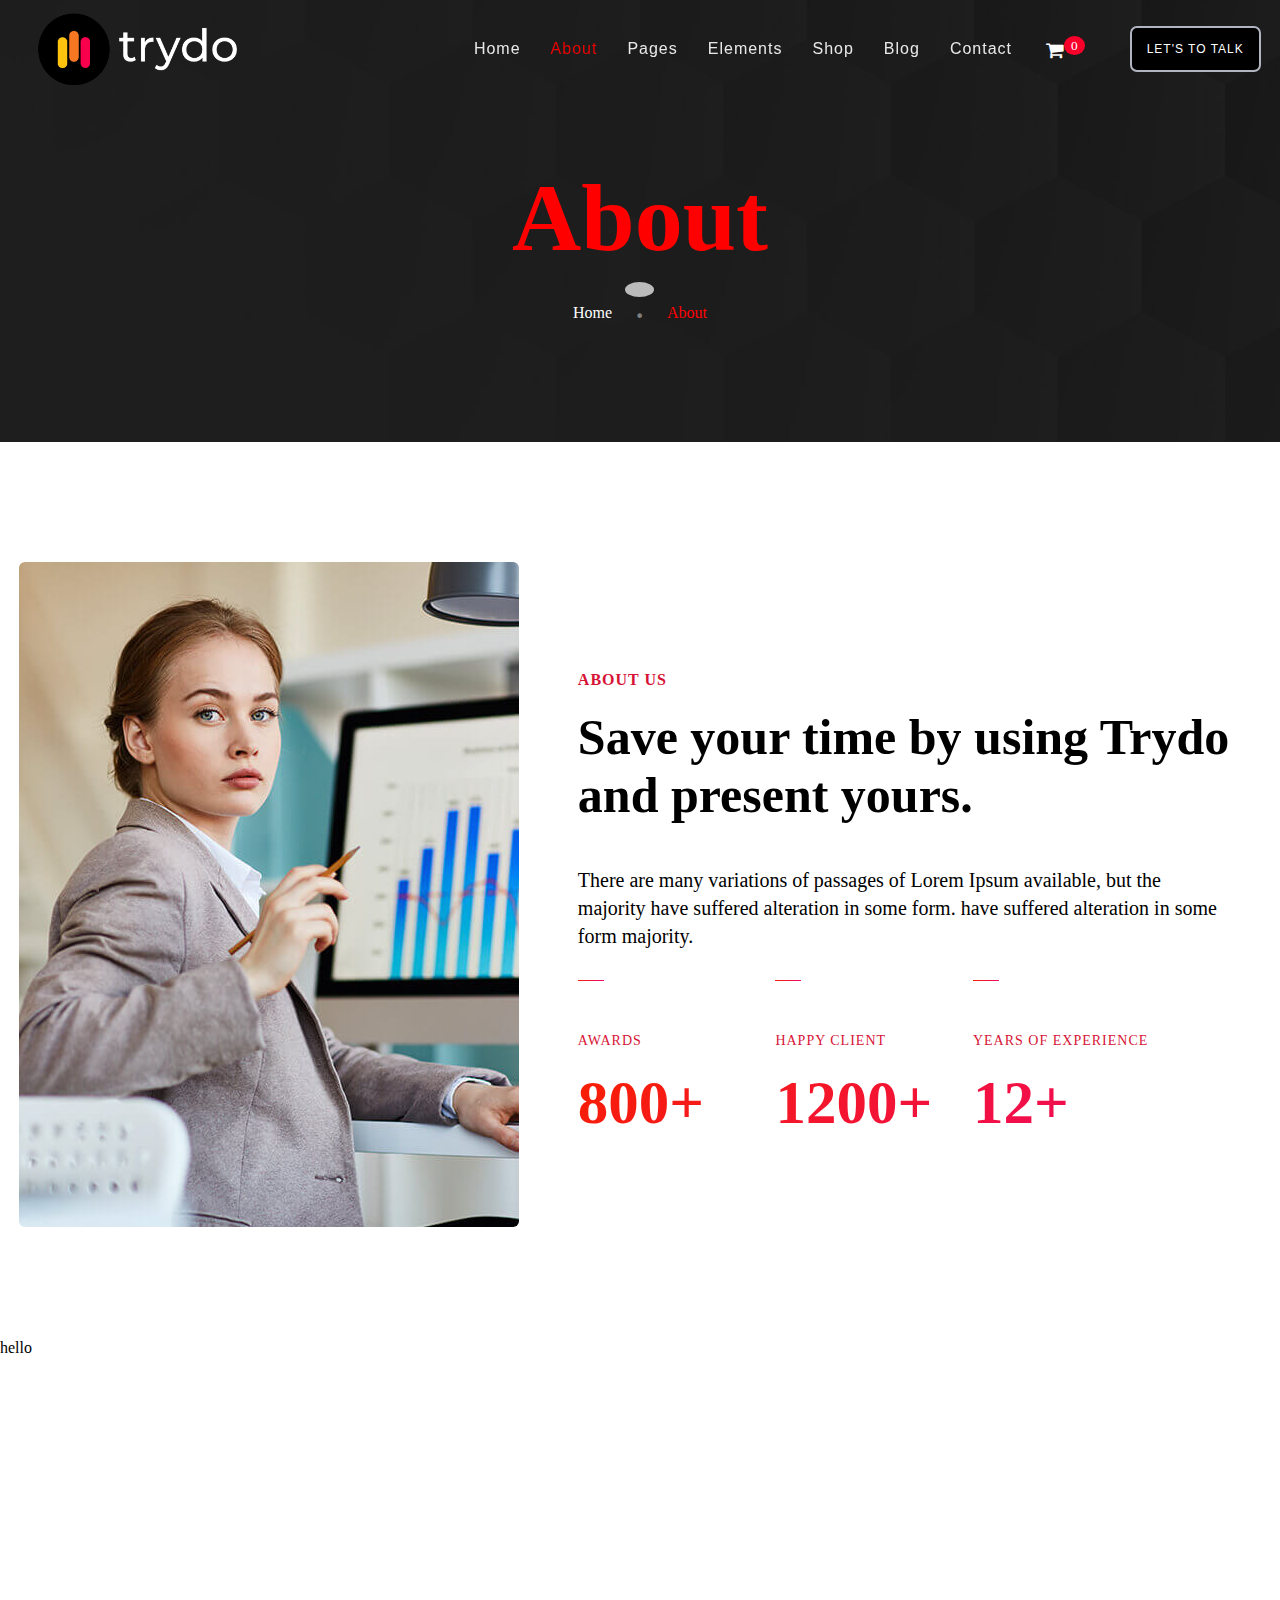
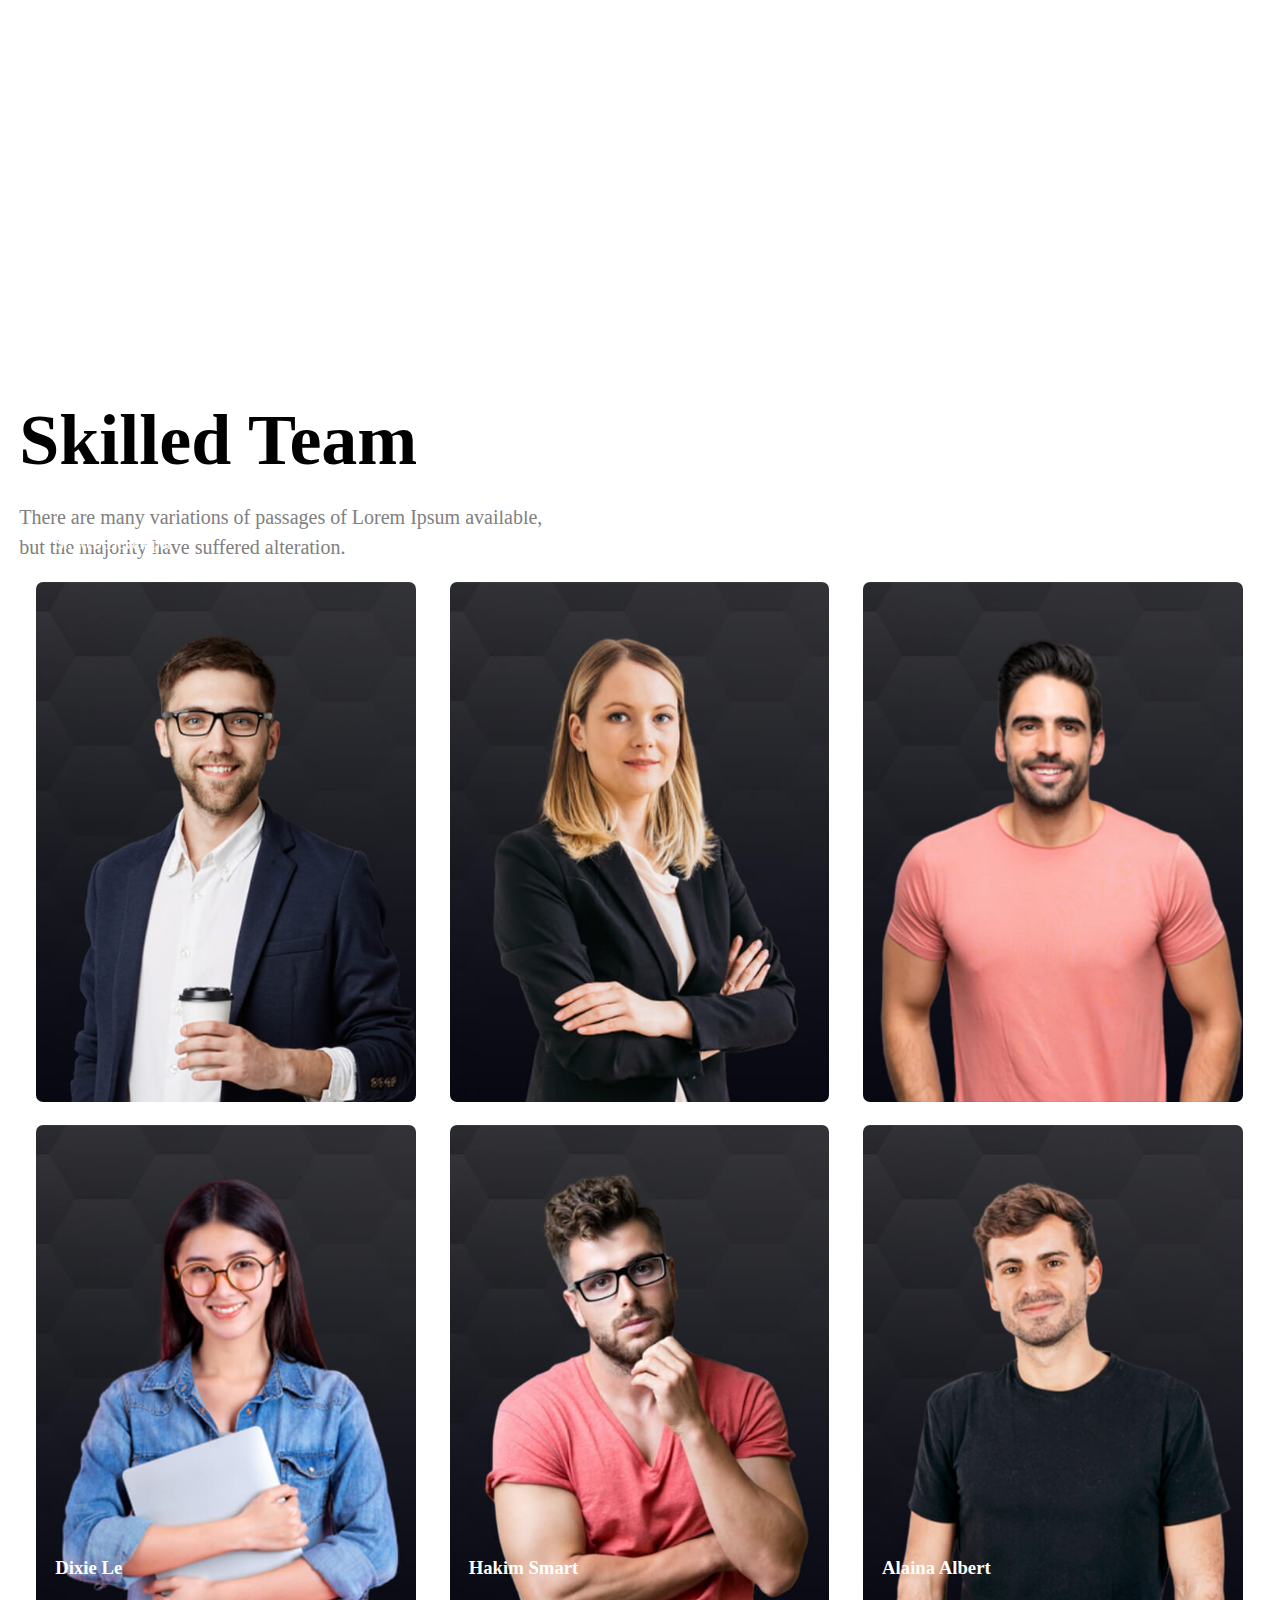
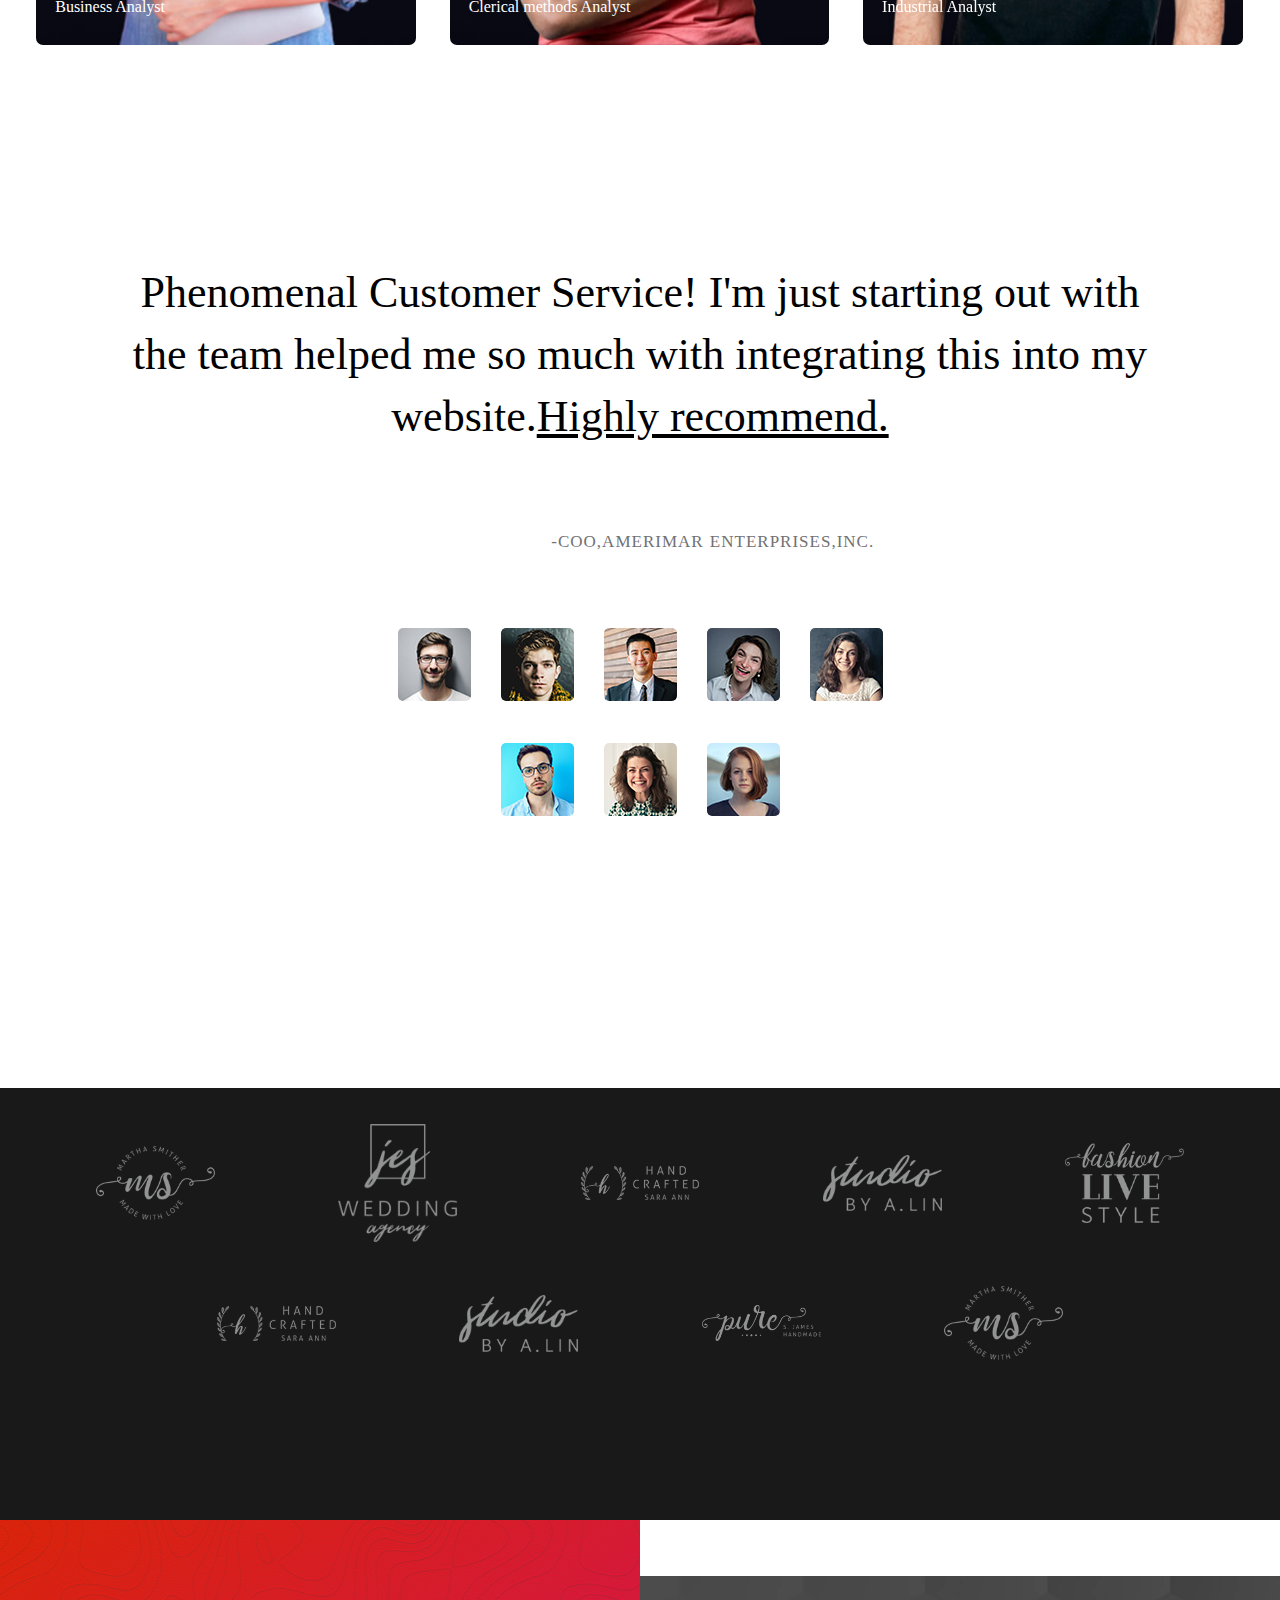
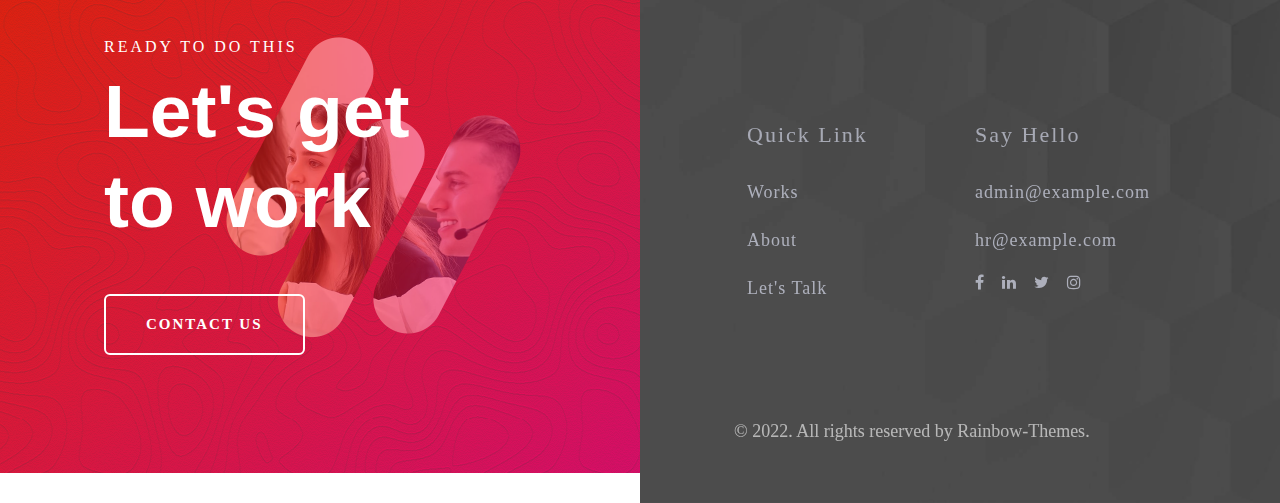
<file: about.html>
<html>
<head>
<title>about</title>
<link rel="stylesheet" href="css/style.css">
<link rel="stylesheet" href="https://cdnjs.cloudflare.com/ajax/libs/font-awesome/4.7.0/css/font-awesome.min.css">
</head>
<body>
 <header class="header-width ">
 <div class="bg-color width">
<div class="first-back width">
</div>
</div>
 <div class="wrap">
 <div class="header-wid ">
 <div class="header-left">                               
         <a href="#"><img src="img/logo.png" class="logo"></a>
</div>
<div class="header-right">
        <ul class="header-navigate nav">
		   <li class="navigate relative "><a href="#" class="red white">home</a>
		 <ul class="home-list black">
	   <li class="services"><a href="#">main demo</a></li>
	   <li class="services"><a href="#">main demo dark</a></li>
	   <li class="services"><a href="#">creative agency</a></li>
	   <li class="services"><a href="#">creative agency landing</a></li>
	   <li class="services"><a href="#">personal portfolio</a></li>
	   <li class="services"><a href="#">personal portfolio 02</a></li>
	   <li class="services"><a href="#">personal portfolio landing</a></li>
	   <li class="services"><a href="#">designer portfolio</a></li>
	   <li class="services"><a href="#">creative portfolio</a></li>
	   <li class="services"><a href="#">business</a><li>
	   <li class="services"><a href="#">digital agency</a></li>
	   <li class="services"><a href="#">minimal portfolio</a></li>
	   <li class="services"><a href="#">studio agency</a></li>
	   <li class="services"><a href="#">home particles</a></li>
	   <li class="services"><a href="#">corporate business</a></li>
	   <li class="services"><a href="#">parallax home</a></li>
	   <li class="services"><a href="#">startup agency demo</a></li>
	   </ul>
		    </li>
		   <li class="navigate"><a href="#"class="red white activate">about</a></li>
		   <li class="navigate relative "><a href="#"class="red white">pages</a>
		   <ul class="page black">
		   <li class="services"><a href="pages1.html">our services</a></li>
		   <li class="services"><a href="#">service details</a></li>
		   <li class="services"><a href="#">our portfolio</a></li>
		   <li class="services"><a href="#">portfolio details</a></li>
		   <li class="services"><a href="#">privacy policy</a></li>
		   <li class="services"><a href="#">coming soon</a></li>
		   <li class="services"><a href="#">404 page</a></li>
		   </ul>
		    </li>
		    <li class="navigate"><a href="#"class="red white">elements</a></li>
		   <li class="navigate"><a href="#"class="red white">shop</a></li>
		   <li class="navigate"><a href="#"class="red white">blog</a></li>
		   <li class="navigate "><a href="#"class="red white">contact</a></li>
		   </ul>
		 <a href="#"><i class="fa fa-shopping-cart shopp-icon" aria-hidden="true"></i><sup class="script">0</sup></a>
			 <a href="#"class="header-button">let's to talk</a>
 </div>
 </div>
 <div class="width center">
 <h1 class="alpha bread-crumb">about</h1>
 <ul>
 <li class=" inline"><a href="Home page.html" class="house white">Home</a></li>
 <li class=" inline dot">.</li>
 <li class="rd-clr inline">About</li>
 </ul>
</div>
</div>
</header>
<div class="wrap">
<section class="width flex main-about">
<div class="queen">
    <img src="images/girl.jpg" class="border-img">
</div>
<div class="about-width">
   <h3 class="us uppercase">about us</h3>
   <h2 class="save-time">Save your time by using Trydo and present yours.</h2>
   <p class="save-paira">There are many variations of passages of Lorem Ipsum available, but the majority have suffered alteration in some form. have suffered alteration in some form majority.</p>
     <div class="line-div ">
<div class="thirty-three">
   <div class="sec2-line">
</div>
</div>
<div class="thirty-three">
<div class="sec2-line">
</div>
</div>
<div class="thirty-three">
<div class="sec2-line">
</div>
</div>
</div>
<div class="awards uppercase">
<div class="thirty-three experience">
<span class="pink">awards</span>
</div>
<div class="thirty-three  experience">
<span class="pink">happy client</span>
</div>
<div class="thirty-three  experience">
<span class="pink">years of experience</span>
</div>
</div>
<div class="awards clr">
<div class="thirty-three ">
<span class="pink">800+</span>
</div>
<div class="thirty-three ">
<span class="pink">1200+</span>
</div>
<div class="thirty-three ">
<span class="pink">12+</span>
</div>
</div>
</div>
</div>
</section>
<section class="width statcImg">  
hello
</section>
<section class="width">
<div class="wrap">
<div class="width">
<h2 class="alpha news blank">Skilled Team</h2>
<p class="blank team-paira">There are many variations of passages of Lorem Ipsum available,<br>but the majority have suffered alteration.</p>
</div>
<div class="width display">
<div class="three-images">
<div class="one-pic">
<div class="linear">
</div>
<div class="white relative">
<div class=" position">
<h3>Jone Due</h3>
</div>
<div class="web">
<span>Sr.Web Developer</span>
</div>
</div>
<div class="width top-abs">
  <a href="#"><i class="fa fa-facebook-official  twitter white" aria-hidden="true"></i></a>
    <a href="#"><i class="fa fa-linkedin-square  white twitter" aria-hidden="true"></i></a>
    <a href="#"><i class="fa fa-twitter white " aria-hidden="true"></i></a>
</div>
</div>
</div>
<div class="three-images ">
<div class="two-pic">
<div class="linear">
</div>
<div class="white relative">
<div class=" position">
<h3>Dione Benjamin</h3>
</div>
<div class="web">
<span>Business Analyst</span>
</div>
</div>
<div class="width top-abs">
  <a href="#"><i class="fa fa-facebook-official  white twitter" aria-hidden="true"></i></a>
    <a href="#"><i class="fa fa-linkedin-square  white twitter" aria-hidden="true"></i></a>
    <a href="#"><i class="fa fa-twitter white " aria-hidden="true"></i></a>
</div>
</div>
</div>
<div class="three-images">
<div class="three-pic">
<div class="linear">
</div>
<div class="white relative">
<div class=" position">
<h3>Miyah Bryan</h3>
</div>
<div class="web">
<span>Business Consultant</span>
</div>
</div>
<div class="width top-abs">
  <a href="#"><i class="fa fa-facebook-official twitter white" aria-hidden="true"></i></a>
    <a href="#"><i class="fa fa-linkedin-square twitter white" aria-hidden="true"></i></a>
    <a href="#"><i class="fa fa-twitter white " aria-hidden="true"></i></a>
</div>
</div>
</div>
</div>
<div class="width display">
<div class="three-images ">
<div class="fourth-pic">
<div class="linear">
</div>
<div class="white">
<div class=" position">
<h3>Dixie Le</h3>
</div>
<div class="web">
<span>Business Analyst</span>
</div>
</div>
<div class="width top-abs">
  <a href="#"><i class="fa fa-facebook-official  twitter white" aria-hidden="true"></i></a>
    <a href="#"><i class="fa fa-linkedin-square  white twitter" aria-hidden="true"></i></a>
    <a href="#"><i class="fa fa-twitter white " aria-hidden="true"></i></a>
</div>
</div>
</div>
<div class="three-images ">
<div class="fifth-pic">
<div class="linear">
</div>
<div class="white">
<div class="position">
<h3>Hakim Smart</h3>
</div>
<div class="web">
<span>Clerical methods Analyst</span>
</div>
</div>
<div class="width top-abs">
  <a href="#"><i class="fa fa-facebook-official  white twitter" aria-hidden="true"></i></a>
    <a href="#"><i class="fa fa-linkedin-square  white twitter" aria-hidden="true"></i></a>
    <a href="#"><i class="fa fa-twitter white " aria-hidden="true"></i></a>
</div>
</div>
</div>
<div class="three-images ">
<div class="sixth-pic">
<div class="linear">
</div>
<div class="white">
<div class=" position">
<h3>Alaina Albert</h3>
</div>
<div class="web">
<span>Industrial Analyst</span>
</div>
</div>
<div class="width top-abs">
  <a href="#"><i class="fa fa-facebook-official twitter white" aria-hidden="true"></i></a>
    <a href="#"><i class="fa fa-linkedin-square twitter white" aria-hidden="true"></i></a>
    <a href="#"><i class="fa fa-twitter white " aria-hidden="true"></i></a>
</div>
</div>
</div>
</div>
</div>
</section>
 <div class="wrap">
   <div class="service  ">
      <div class="section-6 ">
  <p class="highly website">Phenomenal Customer Service! I'm just starting out with the team helped me so much with integrating this into my website.<span class="under">Highly recommend.</span></p>
  <span class=" uppercase  L-spacing wrd-spacing"><b class="asr">fatima asrafy</b><span class="word col">-coo,amerimar enterprises,inc.</span></span>
   </div>
  <ul class=" space container">
  <li class="mix-pic"><img src="img/testimonial-1 (1).jpg"class="wid"></li>
  <li class="mix-pic"><img src="img/testimonial-2.jpg"class="wid "></li>
  <li class="mix-pic"><img src="img/testimonial-3.jpg"class="wid "></li>
  <li class="mix-pic"><img src="img/testimonial-4.jpg"class="wid "></li>
  <li class="mix-pic"><img src="img/testimonial-5.jpg"class="wid "></li>
  <li class="mix-pic"><img src="img/testimonial-6.jpg"class="wid"></li>
  <li class="mix-pic"><img src="img/testimonial-7.jpg"class="wid "></li>
  <li class="mix-pic"><img src="img/testimonial-8.jpg"class="wid "></li>
  </ul>
 </div>
 </div>
 <section class="sec-8 ">
<div class="wrapper slider-wrapper">
 <ul class="display eight zoom">
 <li class="nine-img"><img src="img/brand-01.png" class="ms "></li>
  <li class="nine-img"><img src="img/brand-02.png"class="ms "></li>
  <li class="nine-img"><img src="img/brand-03.png"class="ms "></li>
  <li class="nine-img"><img src="img/brand-04.png"class="ms "></li>
  <li class="nine-img "><img src="img/brand-05.png"class="ms "></li>
  <li class="nine-img "><img src="img/brand-03.png"class="ms "></li>
  <li class="nine-img "><img src="img/brand-04.png"class="ms "></li>
  <li class="nine-img "><img src="img/brand-06.png"class="ms "></li>
  <li class="nine-img"><img src="img/brand-01.png"class="ms"></li>
  </ul>
  </div>
</section>
<section class="width display">
<div class="ready-to white ">
<div class="url ">
<div class="goal-pic">
</div>
</div>
<div class="well">
<span class="uppercase ready-spacing">ready to do this</span>
<h2 class=" letter ">Let's get<br>
 to work</h2>
 <a href="#" class="uppercase act">contact us</a>
 <img src="img/pics.png"class="imo">
</div>
</div>
<div class="ready-to white box-end">
<div class="bg-color width">
<div class="design-image width">
</div>
</div>
<div class="linked display ">
<div class="quick">
<h4 class="alpha  link">quick link</h4>
<ul>
<li><a href="#"class="alpha block">works</li></a>
<li><a href="#"class="alpha block">about</li></a>
<li><a href="#"class="alpha block ">let's talk</li></a>
</ul>
</div>
<div class="quick">
<h4 class="alpha  link ">say hello</h4>
<ul>
<li><a href="#"class=" block">admin@example.com</li></a>
<li><a href="#"class="block">hr@example.com</li></a>
</ul>
    <a href="#"><i class="fa fa-facebook gray" aria-hidden="true"></i></a>
    <a href="#"><i class="fa fa-linkedin gray" aria-hidden="true"></i></a>
    <a href="#"><i class="fa fa-twitter gray" aria-hidden="true"></i></a>
    <a href="#"><i class="fa fa-instagram gray" aria-hidden="true"></i></a>
</div>
</div>
<div class="all">
<span class="all-font">© 2022. All rights reserved by <a href="#"class="rain">Rainbow-Themes.</a><span>
</div>
</div>
</section>
</body>
</file>
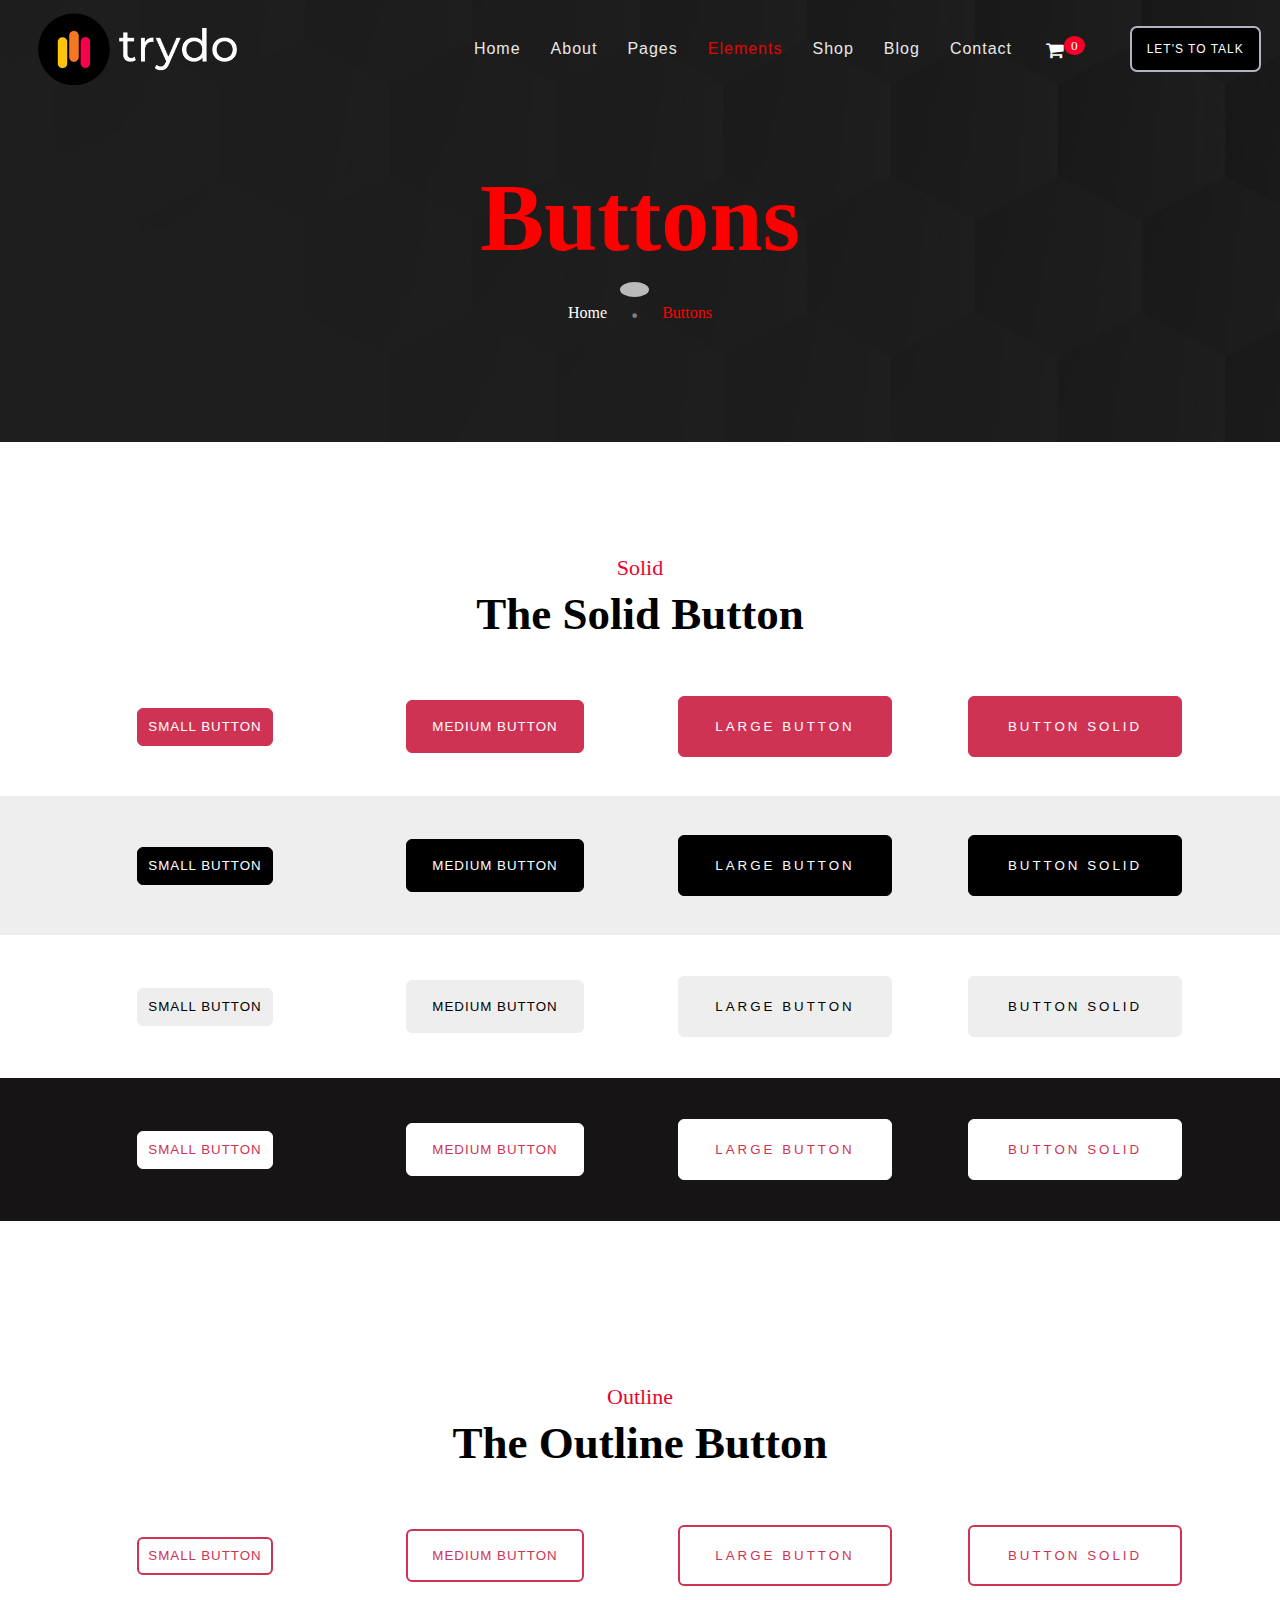
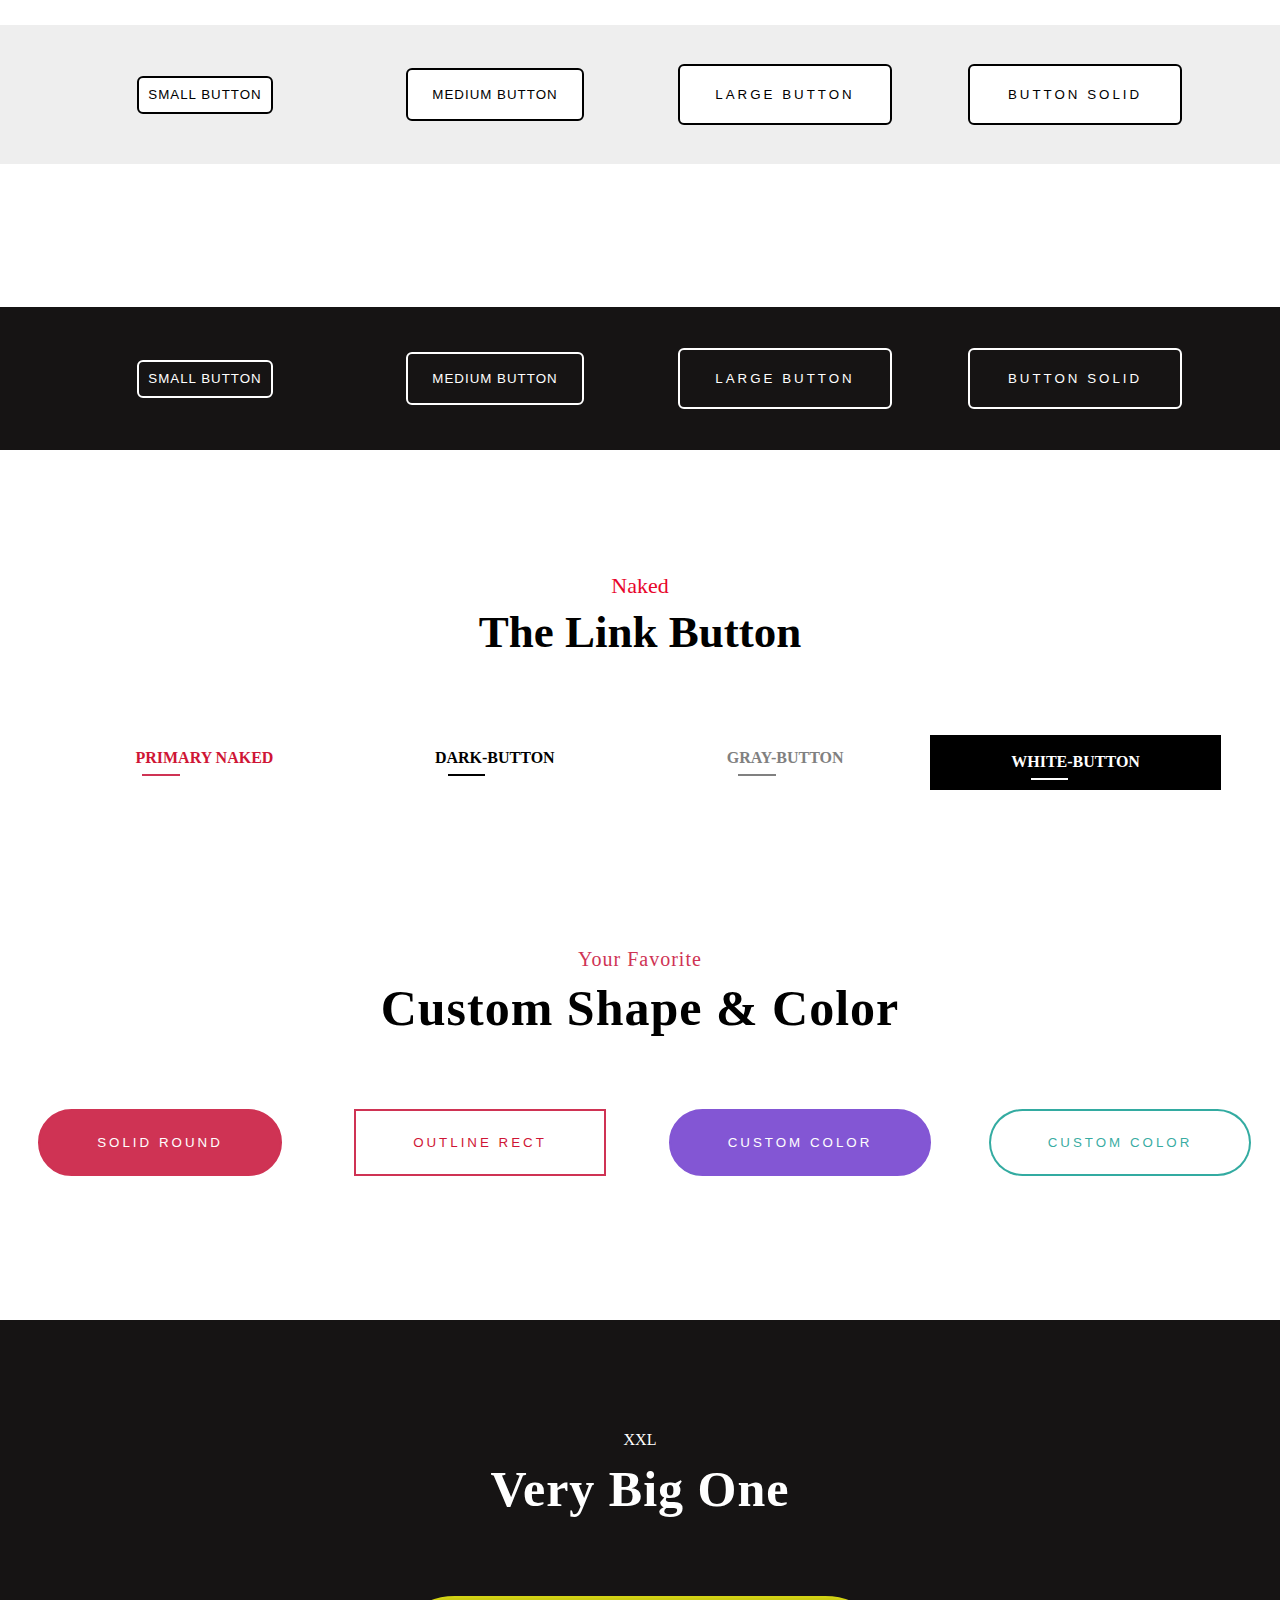
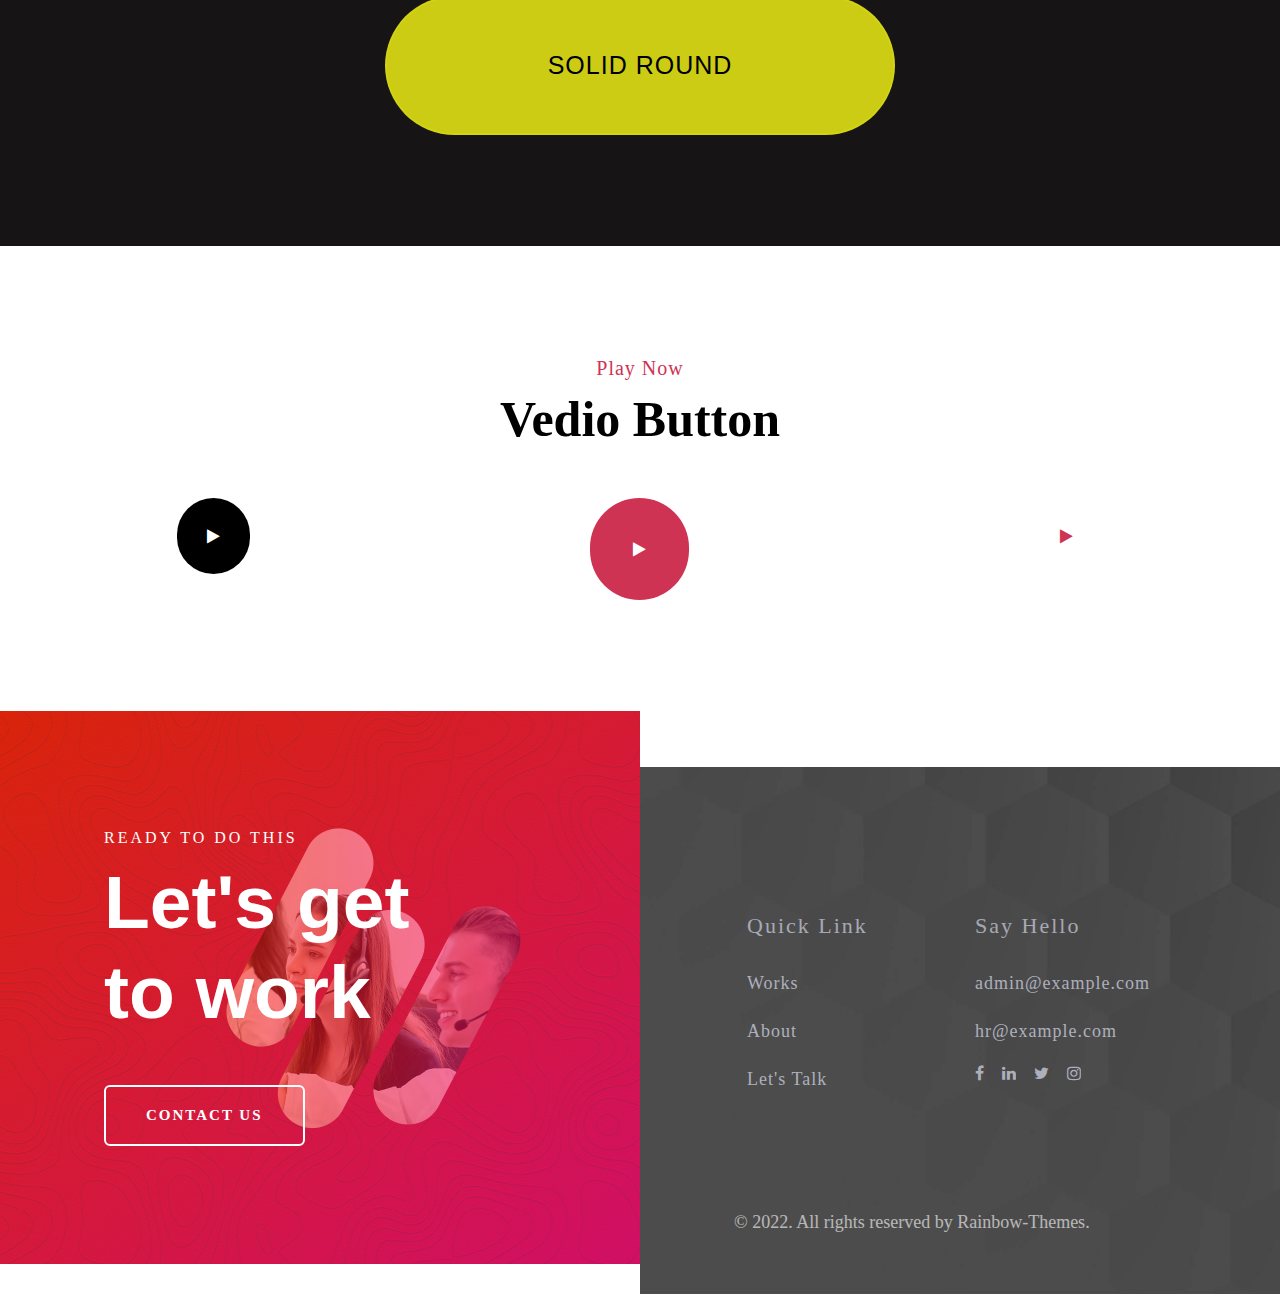
<file: button.html>
<html>
<head>
<title>elements</title>
<link rel="stylesheet" href="css/style.css">
<link rel="stylesheet" href="https://cdnjs.cloudflare.com/ajax/libs/font-awesome/4.7.0/css/font-awesome.min.css">
</head>
<body>
 <header class="header-width ">
 <div class="bg-color width">
<div class="first-back width">
</div>
</div>
 <div class="wrap">
 <div class="header-wid ">
 <div class="header-left">                               
         <a href="#"><img src="img/logo.png" class="logo"></a>
</div>
<div class="header-right">
        <ul class="header-navigate nav">
		   <li class="navigate relative "><a href="#" class="white">home</a>
		 <ul class="home-list black">
	   <li class="services"><a href="#">main demo</a></li>
	   <li class="services"><a href="#">main demo dark</a></li>
	   <li class="services"><a href="#">creative agency</a></li>
	   <li class="services"><a href="#">creative agency landing</a></li>
	   <li class="services"><a href="#">personal portfolio</a></li>
	   <li class="services"><a href="#">personal portfolio 02</a></li>
	   <li class="services"><a href="#">personal portfolio landing</a></li>
	   <li class="services"><a href="#">designer portfolio</a></li>
	   <li class="services"><a href="#">creative portfolio</a></li>
	   <li class="services"><a href="#">business</a><li>
	   <li class="services"><a href="#">digital agency</a></li>
	   <li class="services"><a href="#">minimal portfolio</a></li>
	   <li class="services"><a href="#">studio agency</a></li>
	   <li class="services"><a href="#">home particles</a></li>
	   <li class="services"><a href="#">corporate business</a></li>
	   <li class="services"><a href="#">parallax home</a></li>
	   <li class="services"><a href="#">startup agency demo</a></li>
	   </ul>
		    </li>
		   <li class="navigate"><a href="#"class="red white">about</a></li>
		   <li class="navigate relative "><a href="#"class="red white">pages</a>
		   <ul class="page black">
		   <li class="services"><a href="pages1.html">our services</a></li>
		   <li class="services"><a href="#">service details</a></li>
		   <li class="services"><a href="#">our portfolio</a></li>
		   <li class="services"><a href="#">portfolio details</a></li>
		   <li class="services"><a href="#">privacy policy</a></li>
		   <li class="services"><a href="#">coming soon</a></li>
		   <li class="services"><a href="#">404 page</a></li>
		   </ul>
		    </li>
		    <li class="navigate"><a href="#"class="red home-navigate">elements</a></li>
		   <li class="navigate"><a href="#"class="red white">shop</a></li>
		   <li class="navigate"><a href="#"class="red white">blog</a></li>
		   <li class="navigate "><a href="#"class="red white">contact</a></li>
		   </ul>
		 <a href="#"><i class="fa fa-shopping-cart shopp-icon" aria-hidden="true"></i><sup class="script">0</sup></a>
			 <a href="#"class="header-button">let's to talk</a>
 </div>
 </div>
 <div class="width center">
 <h1 class="alpha bread-crumb">Buttons</h1>
 <ul>
 <li class=" inline"><a href="Home page.html" class="house white">Home</a></li>
 <li class=" inline dot">.</li>
 <li class="rd-clr inline">Buttons</li>
 </ul>
</div>
</div>
</header>
<section class="width center sect-1">
<div class="width boy-image">
<div class="width back-white">
<span class="solid">Solid</span>
<h3 class="alpha solid-button">the solid button</h3>
</div>
<div class=="wrap">

<div class="width align back-white padding-bott side-spc">
<div class="my-button mrg-tob">
<button class="uppercase small-button clr-pink white L-spacing semi-button">small button</button>
</div>
<div class="my-button mrg-tob">
<button class="uppercase clr-pink medium-button white L-spacing semi-button">medium button</button>
</div>
<div class="my-button mrg-tob">
<button class="uppercase clr-pink similar-button semi-button">large button</button>
</div>
<div class="my-button mrg-tob">
<button class="uppercase clr-pink similar-button semi-button">button solid</button>
</div>
</div>
<div class="width align clr-silver side-spc">
<div class="my-button mrg-tob">
<button class="uppercase small-button clr-black white L-spacing semi-button">small button</button>
</div>
<div class="my-button mrg-tob">
<button class="uppercase clr-black medium-button white L-spacing semi-button">medium button</button>
</div>
<div class="my-button mrg-tob">
<button class="uppercase clr-black similar-button semi-button">large button</button>
</div>
<div class="my-button mrg-tob">
<button class="uppercase clr-black similar-button semi-button">button solid</button>
</div>
</div>

<div class="width align side-spc">
<div class="my-button trans-mrg ">
<button class="uppercase small-button clr-gray L-spacing semi-button">small button</button>
</div>
<div class="my-button trans-mrg ">
<button class="uppercase clr-gray medium-button  L-spacing semi-button">medium button</button>
</div>
<div class="my-button trans-mrg ">
<button class="uppercase clr-gray similar-button semi-button">large button</button>
</div>
<div class="my-button trans-mrg ">
<button class="uppercase clr-gray similar-button semi-button">button solid</button>
</div>
</div>
<div class="width align black-in side-spc">
<div class="my-button trans-mrg">
<button class="uppercase small-button clr-white L-spacing semi-button">small button</button>
</div>
<div class="my-button trans-mrg ">
<button class="uppercase clr-white medium-button  L-spacing semi-button">medium button</button>
</div>
<div class="my-button trans-mrg ">
<button class="uppercase clr-white similar-button semi-button">large button</button>
</div>
<div class="my-button trans-mrg ">
<button class="uppercase clr-white similar-button semi-button">button solid</button>
</div>
</div>
</section>
<section class="width center sect-1 ">
<div class="width boy-image">
<div class="width back-white padding-bott padding-top">
<span class="solid">Outline</span>
<h3 class="alpha solid-button">the outline button</h3>
</div>
<div class="width align back-white padding-bott side-spc">
<div class="my-button mrg-tob">
<button class="uppercase small-button hover-color back-white L-spacing mix-button semi-button">small button</button>
</div>
<div class="my-button mrg-tob">
<button class="uppercase  medium-button hover-color back-white L-spacing mix-button semi-button">medium button</button>
</div>
<div class="my-button mrg-tob">
<button class="uppercase hover-color back-white similar-button mix-button semi-button">large button</button>
</div>
<div class="my-button mrg-tob">
<button class="uppercase hover-color back-white similar-button mix-button semi-button">button solid</button>
</div>
</div>
<div class="width align clr-silver side-spc">
<div class="my-button mrg-tob">
<button class="uppercase small-button black-button  back-white L-spacing semi-button">small button</button>
</div>
<div class="my-button mrg-tob">
<button class="uppercase  medium-button black-button back-white L-spacing  semi-button">medium button</button>
</div>
<div class="my-button mrg-tob">
<button class="uppercase black-button similar-button back-white  semi-button">large button</button>
</div>
<div class="my-button mrg-tob">
<button class="uppercase black-button similar-button back-white  semi-button">button solid</button>
</div>
</div>
<div class="width align side-spc">
<div class="my-button trans-mrg">
<button class="uppercase small-button white-button L-spacing  mix-button semi-button">small button</button>
</div>
<div class="my-button trans-mrg">
<button class="uppercase  medium-button white-button L-spacing  mix-button semi-button">medium button</button>
</div>
<div class="my-button trans-mrg">
<button class="uppercase  similar-button white-button  mix-button semi-button">large button</button>
</div>
<div class="my-button trans-mrg">
<button class="uppercase  similar-button white-button  mix-button semi-button">button solid</button>
</div>
</div>
<div class="width align black-in side-spc">
<div class="my-button trans-mrg">
<button class="uppercase small-button white-button L-spacing mix semi-button">small button</button>
</div>
<div class="my-button trans-mrg">
<button class="uppercase  medium-button white-button L-spacing mix semi-button">medium button</button>
</div>
<div class="my-button trans-mrg">
<button class="uppercase similar-button white-button mix semi-button">large button</button>
</div>
<div class="my-button trans-mrg">
<button class="uppercase  similar-button white-button mix  semi-button">button solid</button>
</div>
</div>
</div>
</div>
</section>
<div class="wrap">
<section class="width center sect-1">
<div class="width back-white padding-bott padding-top">
<span class="solid">Naked</span>
<h3 class="alpha solid-button">the link button</h3>
</div>
<div class="width  align naked-padding">
<div class="naked ">
<span><a href="#" class="uppercase pmr-button"><b>primary naked</a></b></span>
<div class=" border-bottom">
</div>
</div>
<div class="naked">
<span><a href="#"  class="uppercase drk-button w"><b>dark-button</a></b></span>
<div class="border-bottom line-left dark-line">
</div>
</div>
<div class="naked ">
<span><a href="#" class="uppercase g-button w"><b>gray-button</a></b></span>
<div class="border-bottom line-left gray-line">
</div>
</div>
<div class="naked ">
<div class="back-black">
<span><a href="#" class="uppercase w-button w"><b>white-button</b></a></span>
<div class="border-bottom line-left white-line">
</div>
</div>
</div>
</div>
</div>
</section>
<section class="width center custom-mrg">
<span class="alpha favorite L-spacing">your favorite</span>
<h3 class="alpha shape L-spacing">custom shape & color</h3>
<div class="width display">
<div class="naked ">
<button class="uppercase solid-round round button-shape semi-button">solid round</button>
</div>
<div class="naked">
<button class="uppercase outline button-shape semi-button">outline rect</button>
</div>
<div class="naked">
<button class="uppercase custom-clr  button-shape semi-button">custom color</button>
</div>
<div class="naked">
<button class="uppercase green-button  button-shape semi-button">custom color</button>
</div>
</div>
</section>
<section class="width center black-in toper-mrg">
<span class="white">XXL</span>
<h3 class="alpha big-one white L-spacing">very big one</h3>
<button class="uppercase big-button  L-spacing semi-button">solid round</button>

</section>
<section class="width center toper-mrg">
<span class="alpha play-now L-spacing">play now</span>
<h3 class="alpha vedio">vedio button</h3>
<div class="width flex">
<div class="vedio-width">
<a href ="#"><i class="fa fa-play" aria-hidden ="true"></i></a>
</div>
<div class="vedio-width">
<a href ="#"><i class="fa fa-play fa-xs" aria-hidden ="true"></i></a>
</div>
<div class="vedio-width">
<a href ="#"><i class="fa fa-play fa-sm" aria-hidden ="true white-spc"></i></a>
</div>
</div>
</section>
<section class="width display">
<div class="ready-to white ">
<div class="url ">
<div class="goal-pic">
</div>
</div>
<div class="well">
<span class="uppercase ready-spacing">ready to do this</span>
<h2 class=" letter ">Let's get<br>
 to work</h2>
 <a href="#" class="uppercase act">contact us</a>
 <img src="img/pics.png"class="imo">
</div>
</div>
<div class="ready-to white box-end">
<div class="bg-color width">
<div class="design-image width">
</div>
</div>
<div class="linked display ">
<div class="quick">
<h4 class="alpha  link">quick link</h4>
<ul>
<li><a href="#"class="alpha block">works</li></a>
<li><a href="#"class="alpha block">about</li></a>
<li><a href="#"class="alpha block ">let's talk</li></a>
</ul>
</div>
<div class="quick">
<h4 class="alpha  link ">say hello</h4>
<ul>
<li><a href="#"class=" block">admin@example.com</li></a>
<li><a href="#"class="block">hr@example.com</li></a>
</ul>
    <a href="#"><i class="fa fa-facebook gray" aria-hidden="true"></i></a>
    <a href="#"><i class="fa fa-linkedin gray" aria-hidden="true"></i></a>
    <a href="#"><i class="fa fa-twitter gray" aria-hidden="true"></i></a>
    <a href="#"><i class="fa fa-instagram gray" aria-hidden="true"></i></a>
</div>
</div>
<div class="all">
<span class="all-font">© 2022. All rights reserved by <a href="#"class="rain">Rainbow-Themes.</a><span>
</div>
</div>
</section>
</body>
</html>
</file>
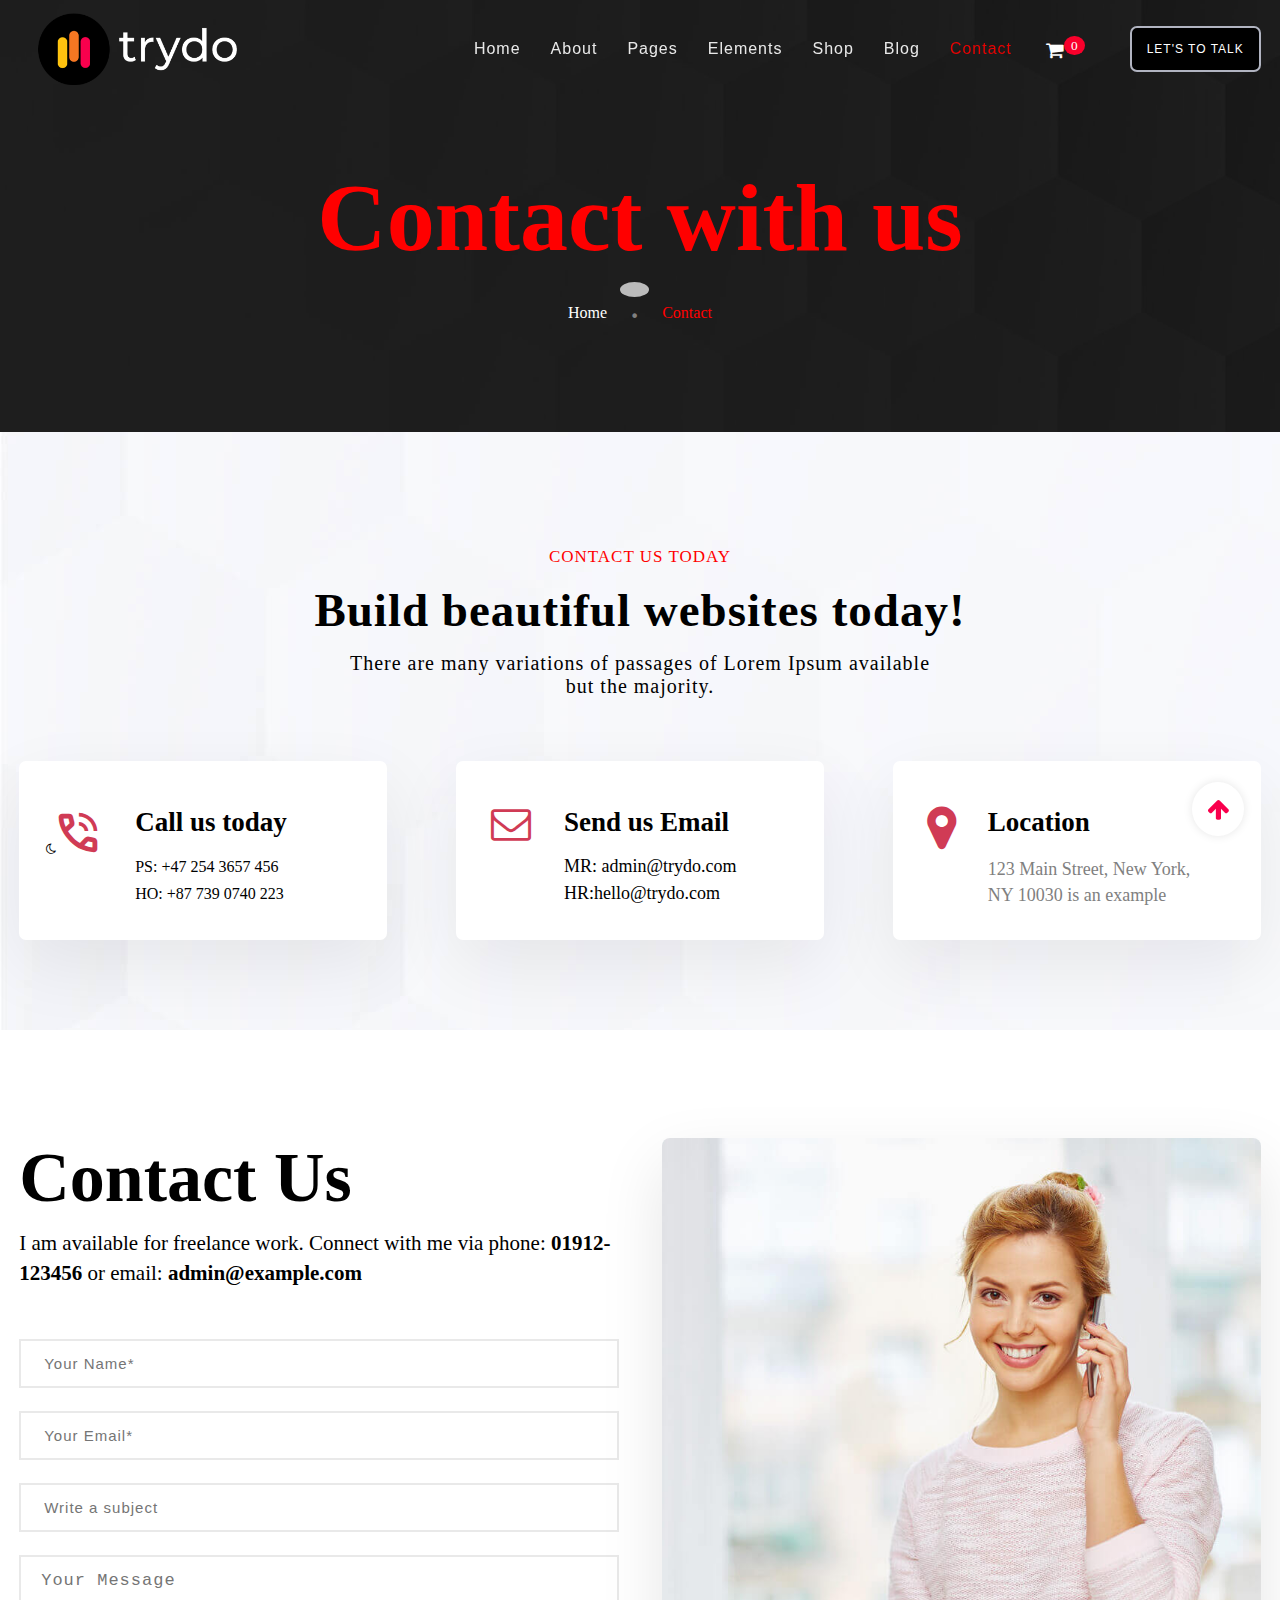
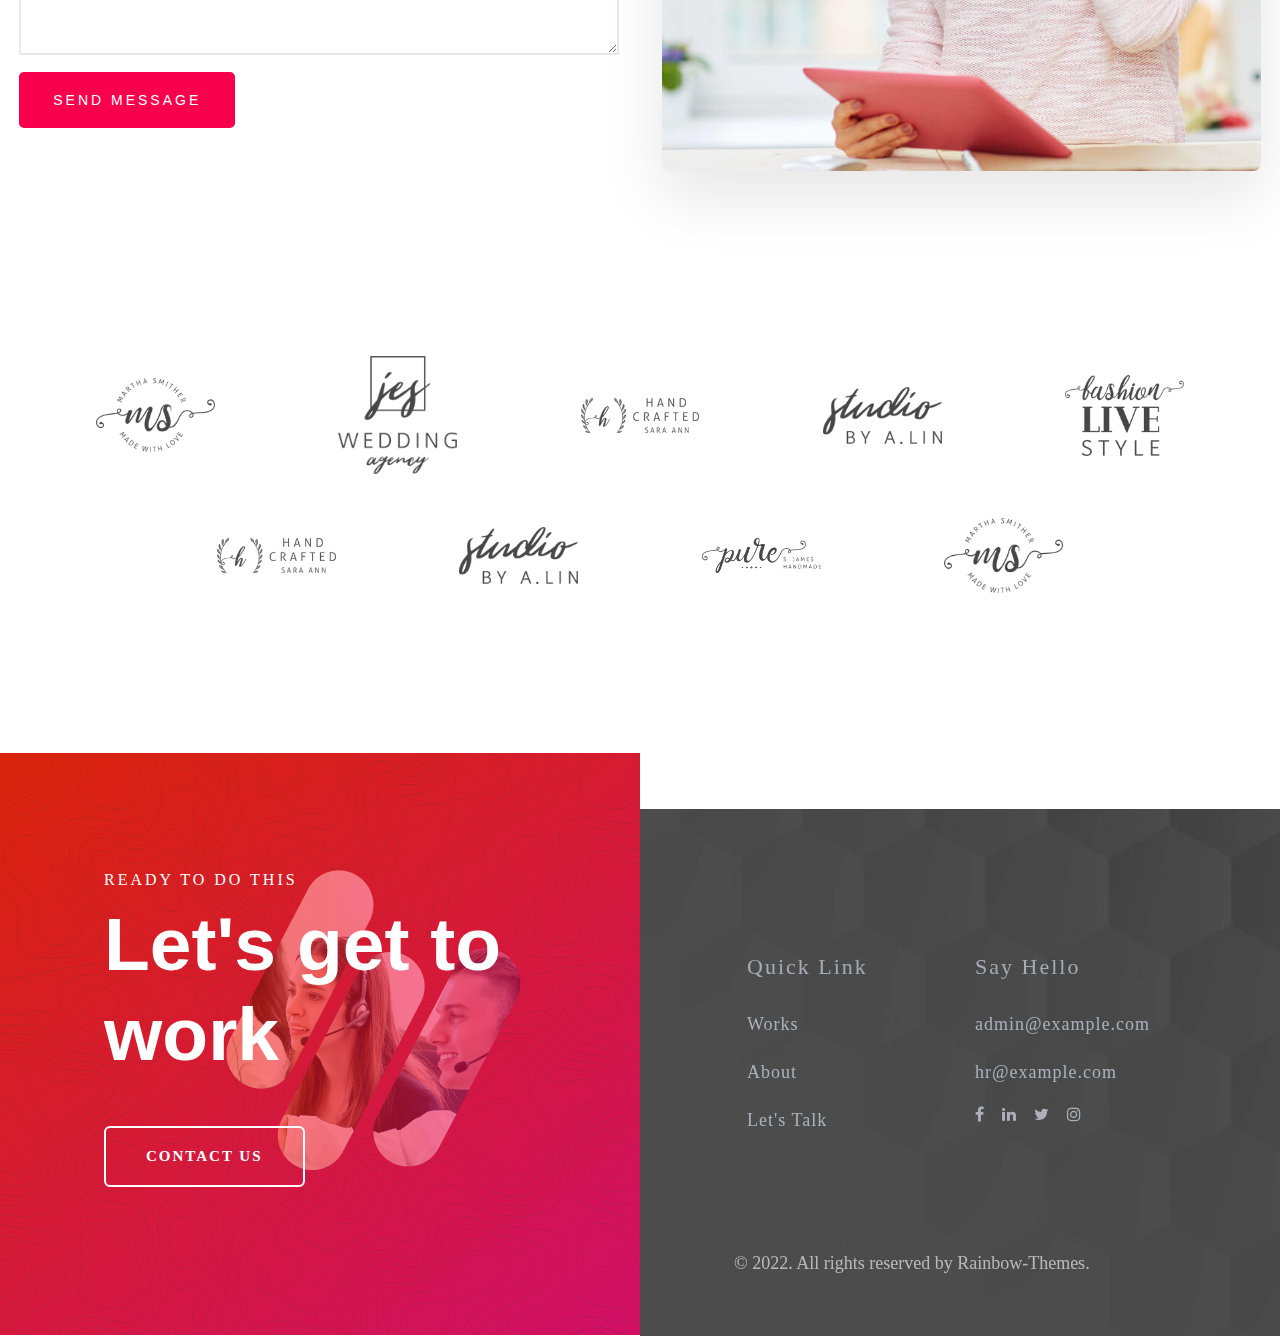
<file: contact.html>
<html>
<head>
<title>Contact</title>
<link rel="stylesheet" href="css/style.css">
<link rel="stylesheet" href="https://cdnjs.cloudflare.com/ajax/libs/font-awesome/4.7.0/css/font-awesome.min.css">
<link rel="stylesheet" href="https://fonts.googleapis.com/css2?family=Material+Symbols+Outlined:opsz,wght,FILL,GRAD@48,500,0,0" />
<link rel="stylesheet" href="https://fonts.googleapis.com/css2?family=Material+Symbols+Outlined:opsz,wght,FILL,GRAD@20..48,100..700,0..1,-50..200" />

</head>
<body>
  <header class="header-width"id="header">
 <div class="bg-color width">
<div class="first-back width">
</div>
</div>
 <div class="wrap container">
 <div class="header-wid ">
 <div class="header-left">                               
         <a href="#"><img src="img/logo.png" class="logo"></a>
</div>
<div class="header-right">
        <ul class="header-navigate nav">
		   <li class="navigate relative "><a href="Home Page.html" class="red white">home</a>
		 <ul class="home-list black">
	   <li class="services"><a href="#">main demo</a></li>
	   <li class="services"><a href="#">main demo dark</a></li>
	   <li class="services"><a href="#">creative agency</a></li>
	   <li class="services"><a href="#">creative agency landing</a></li>
	   <li class="services"><a href="#">personal portfolio</a></li>
	   <li class="services"><a href="#">personal portfolio 02</a></li>
	   <li class="services"><a href="#">personal portfolio landing</a></li>
	   <li class="services"><a href="#">designer portfolio</a></li>
	   <li class="services"><a href="#">creative portfolio</a></li>
	   <li class="services"><a href="#">business</a><li>
	   <li class="services"><a href="#">digital agency</a></li>
	   <li class="services"><a href="#">minimal portfolio</a></li>
	   <li class="services"><a href="#">studio agency</a></li>
	   <li class="services"><a href="#">home particles</a></li>
	   <li class="services"><a href="#">corporate business</a></li>
	   <li class="services"><a href="#">parallax home</a></li>
	   <li class="services"><a href="#">startup agency demo</a></li>
	   </ul>
		    </li>
		   <li class="navigate"><a href="#"class="red white">about</a></li>
		   <li class="navigate relative "><a href="#"class="red white">pages</a>
		   <ul class="page black">
		   <li class="services"><a href="pages1.html">our services</a></li>
		   <li class="services"><a href="#">service details</a></li>
		   <li class="services"><a href="#">our portfolio</a></li>
		   <li class="services"><a href="#">portfolio details</a></li>
		   <li class="services"><a href="#">privacy policy</a></li>
		   <li class="services"><a href="#">coming soon</a></li>
		   <li class="services"><a href="#">404 page</a></li>
		   </ul>
		    </li>
		    <li class="navigate"><a href="#"class="red white">elements</a></li>
		   <li class="navigate"><a href="#"class="red white">shop</a></li>
		   <li class="navigate"><a href="#"class="red white">blog</a></li>
		   <li class="navigate "><a href="#"class="red white activate">contact</a></li>
		   </ul>
		 <a href="#"><i class="fa fa-shopping-cart shopp-icon" aria-hidden="true"></i><sup class="script">0</sup></a>
			 <a href="#"class="header-button">let's to talk</a>
 </div>
 </div>
 <div class="width center bread-spc">
 <h1 class=" bread-crumb">Contact with us</h1>
 <ul>
 <li class=" inline"><a href="Home page.html" class="house white">Home</a></li>
 <li class=" inline dot">.</li>
 <li class="rd-clr inline">Contact</li>
 </ul>
</div>
</div>
</header>
<div class="beauty">
<div class="wrap">
<section class="width today-spc">
<div class="continue center">
<span class="uppercase today-clr L-spacing">contact us today</span> 
<h3 class="build L-spacing">Build beautiful websites today!</h3>
<p class="to-day L-spacing">There are many variations of passages of Lorem Ipsum available but the majority.</p>
</div>
<div class="site flex-wrap">
<div class="pin-width bg-clr">
<div class="ho-num flex call-icon">
<div class="location">
<h2>Call us today</h2>
<span class=" x-wrap">PS: +47 254 3657 456</span>
<span>HO: +87 739 0740 223</span>
</div>
</div>
</div>
<div class="pin-width bg-clr ">
<div class="mail flex call-icon">
<div class="location">
<h2>Send us Email</h2>
<span class="hellow">MR: admin@trydo.com</span>
<span class="hellow"> HR:hello@trydo.com</span>
</div>
</div>
</div>
<div class="pin-width bg-clr">
<div class="hr  flex call-icon">
<div class="location">
<h2>Location</h2>
<p class=" display ny-paira call-icon">123 Main Street, New York, NY 10030 is an example</p>
</div>
</div>
</div>
</div>
</section>
</div>
</div>
<div class="wrap">
<section class="width sec2-mrg">
<div class="flex flex-wrap">
<div class="free-lance space-right"> 
<h2 class="alpha font-us">contact us</h2>
<p class="free-paira">I am available for freelance work. Connect with me via phone: <a href="*" class="num-ber"><b>01912-123456</b></a> or email: <a href="*" class="num-ber"><b>admin@example.com</b></a></p>
<form>
<input type="text" placeholder="Your Name*" class="form"/>
<input type="email" placeholder="Your Email*" class="form"/>
<input type="text" placeholder="Write a subject" class="form"/>
<textarea type="text" placeholder="Your Message" class="form heigh"></textarea>
<button class="uppercase send ">send message</button>
</form>
</div>
<div class="free-lance img-order"> 
<img src="images/tab.jpg" class="tab">
</div>
</div>
</section>
</div>
<section class="studio-ms ">
<div class="wrapper slider-wrapper">
 <ul class="display four zoom">
 <li class="nine-img"><img src="img/brand-01.png" class="ms "></li>
  <li class="nine-img"><img src="img/brand-02.png"class="ms "></li>
  <li class="nine-img"><img src="img/brand-03.png"class="ms "></li>
  <li class="nine-img"><img src="img/brand-04.png"class="ms "></li>
  <li class="nine-img "><img src="img/brand-05.png"class="ms "></li>
  <li class="nine-img "><img src="img/brand-03.png"class="ms "></li>
  <li class="nine-img "><img src="img/brand-04.png"class="ms "></li>
  <li class="nine-img "><img src="img/brand-06.png"class="ms "></li>
  <li class="nine-img"><img src="img/brand-01.png"class="ms"></li>
  </ul>
  </div>
</section>
<section class="width display flex-wrap fly align-end">
<div class="ready-to white red-img">
<div class="url ">
<div class="goal-pic">
</div>
</div>
<div class="well ">
<span class="uppercase ready-spacing this">ready to do this</span>
<h2 class=" letter ">Let's get to work</h2>
 <a href="#" class="uppercase act">contact us</a>
 <img src="img/pics.png"class="imo">
</div>
<i class="fa fa-moon-o" aria-hidden="true"></i>
</div>
<div class="ready-to white  box-end">
<div class="bg-color width">
<div class="design-image width">
</div>
</div>
<div class="linked display flex-wrap ">
<div class="quick">
<h4 class="alpha  link">quick link</h4>
<ul>
<li><a href="#"class="alpha block">works</li></a>
<li><a href="#"class="alpha block">about</li></a>
<li><a href="#"class="alpha block ">let's talk</li></a>
</ul>
</div>
<div class="quick">
<h4 class="alpha  link say">say hello</h4>
<ul>
<li><a href="#"class=" block">admin@example.com</li></a>
<li><a href="#"class="block">hr@example.com</li></a>
    <a href="#"><i class="fa fa-facebook gray sparrow" aria-hidden="true"></i></a>
    <a href="#"><i class="fa fa-linkedin gray sparrow" aria-hidden="true"></i></a>
    <a href="#"><i class="fa fa-twitter gray sparrow" aria-hidden="true"></i></a>
    <a href="#"><i class="fa fa-instagram gray sparrow" aria-hidden="true"></i></a>
	</ul>
</div>
</div>
<div class="all width">
<span class="all-font">© 2022. All rights reserved by <a href="#"class="rain">Rainbow-Themes.</a></span>
</div>
<a href="#header"><i class="fa fa-arrow-up" aria-hidden="true"></i></a>
</div>
</section>
</body>
</html>
</file>
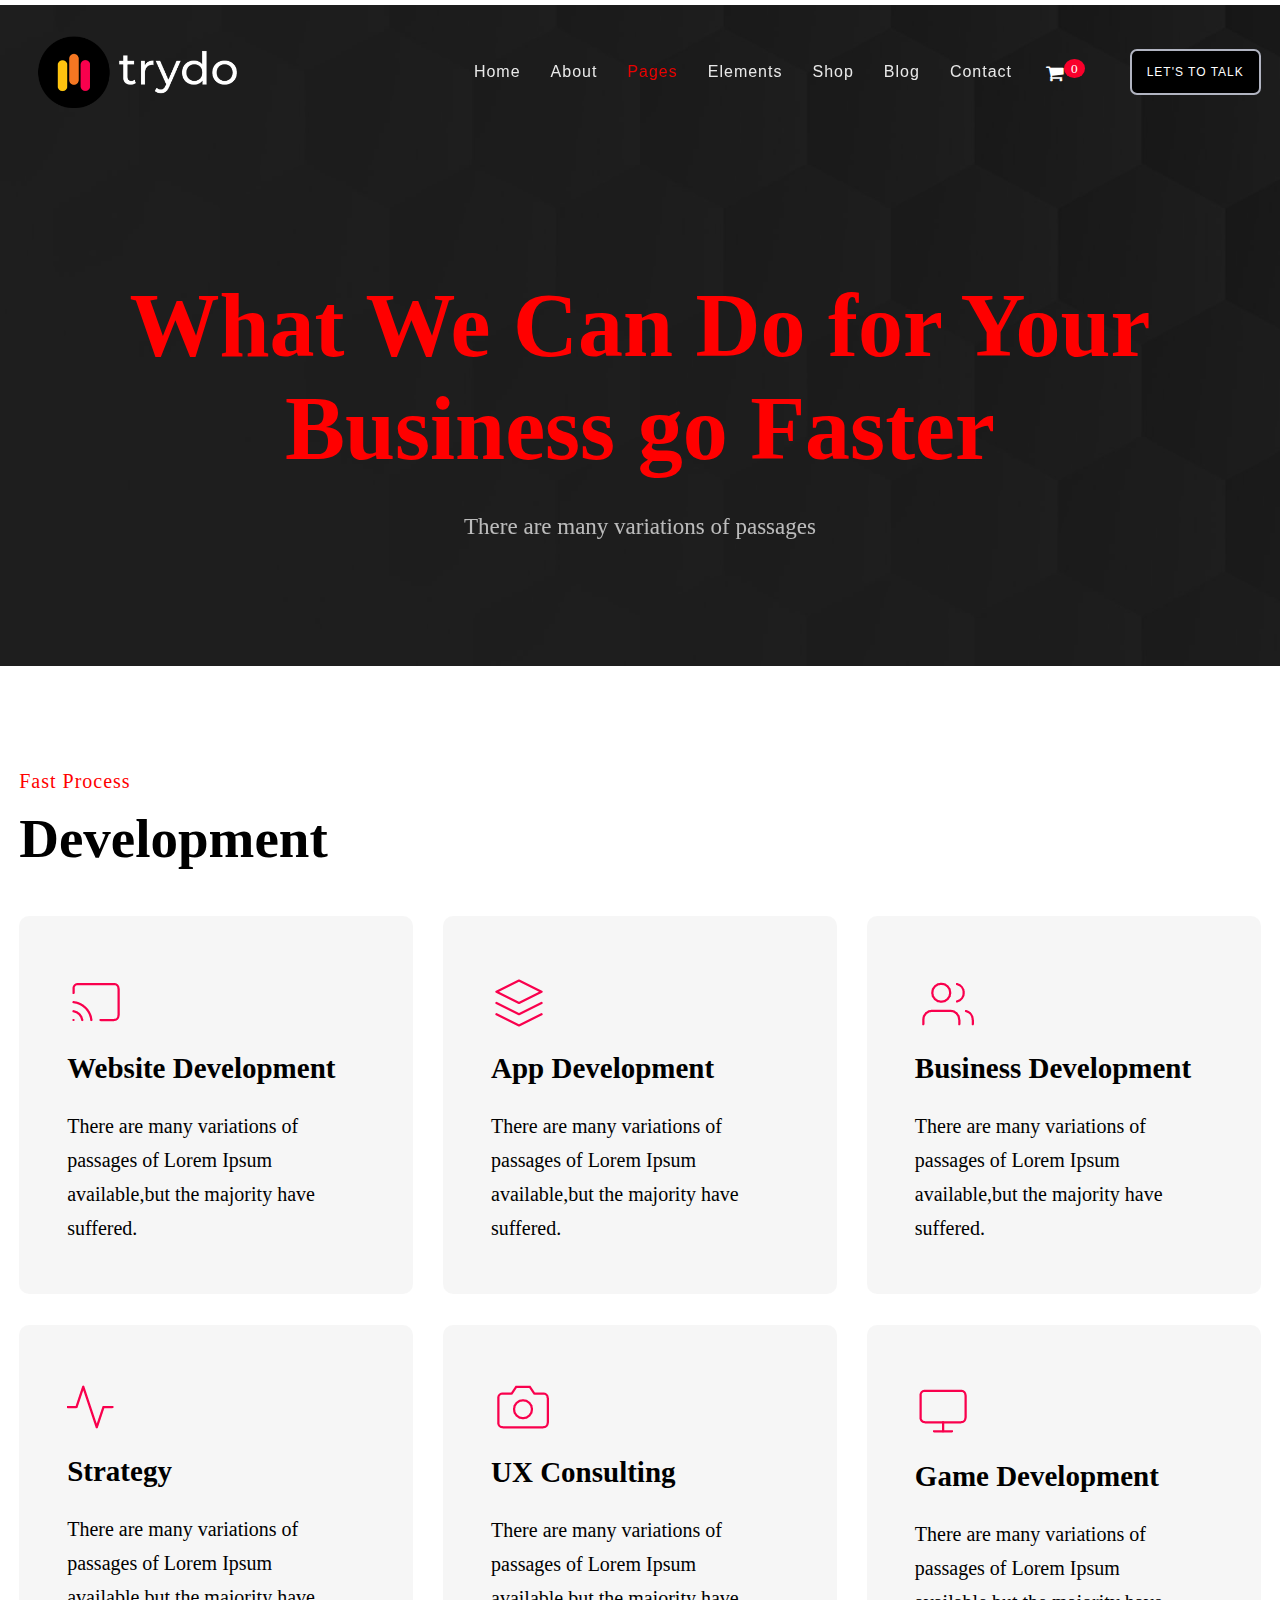
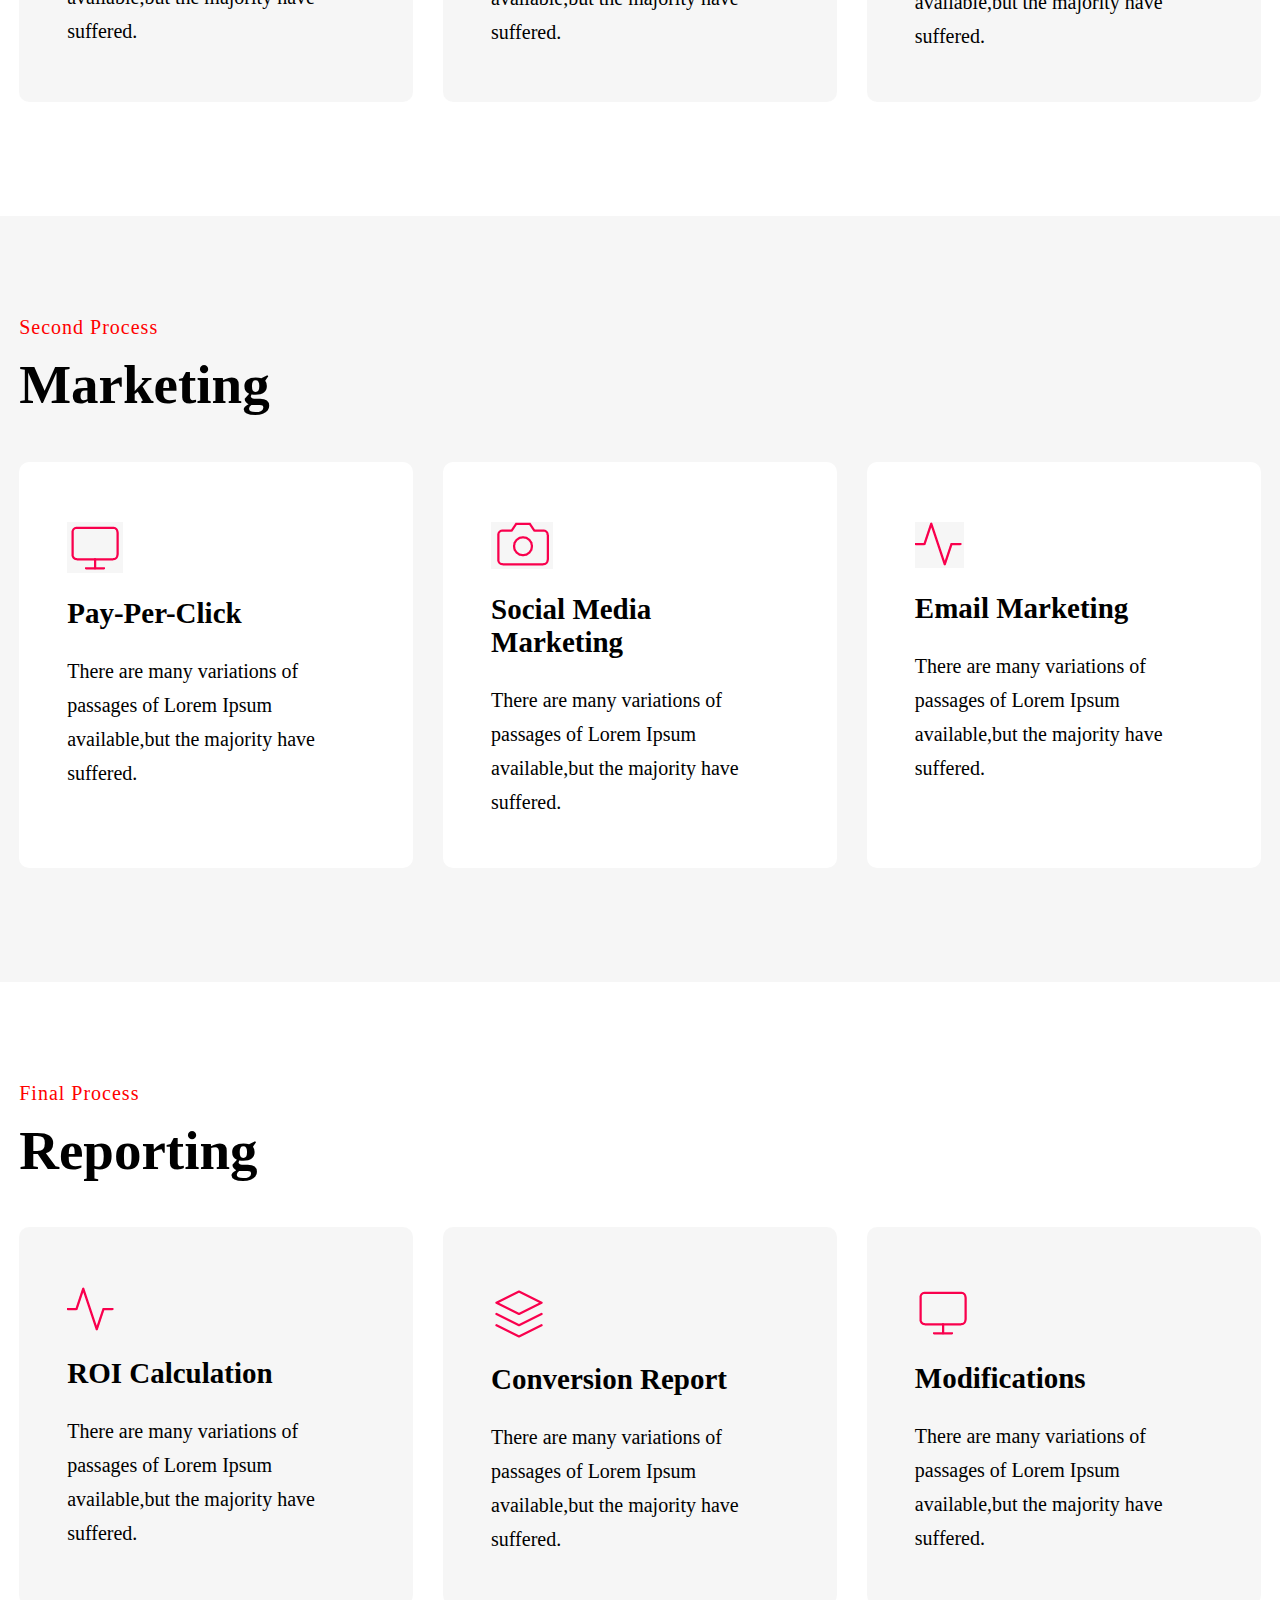
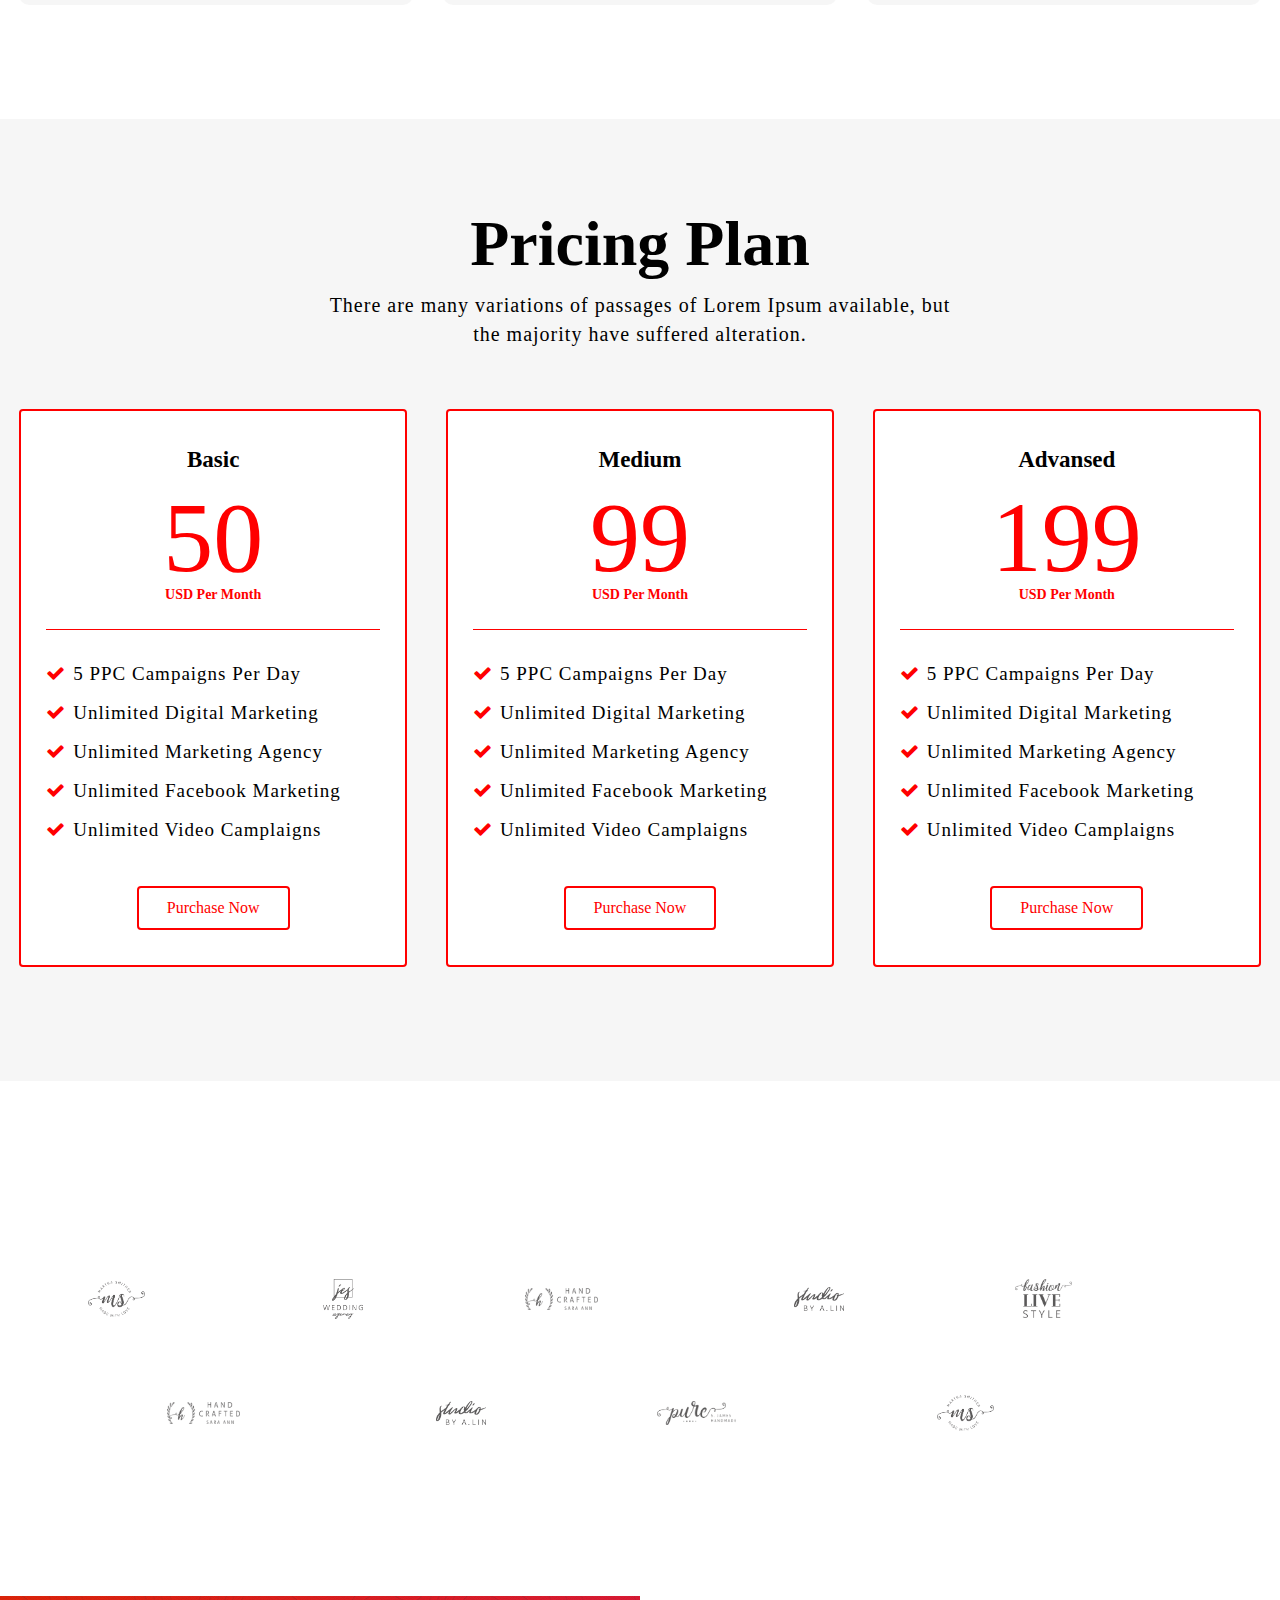
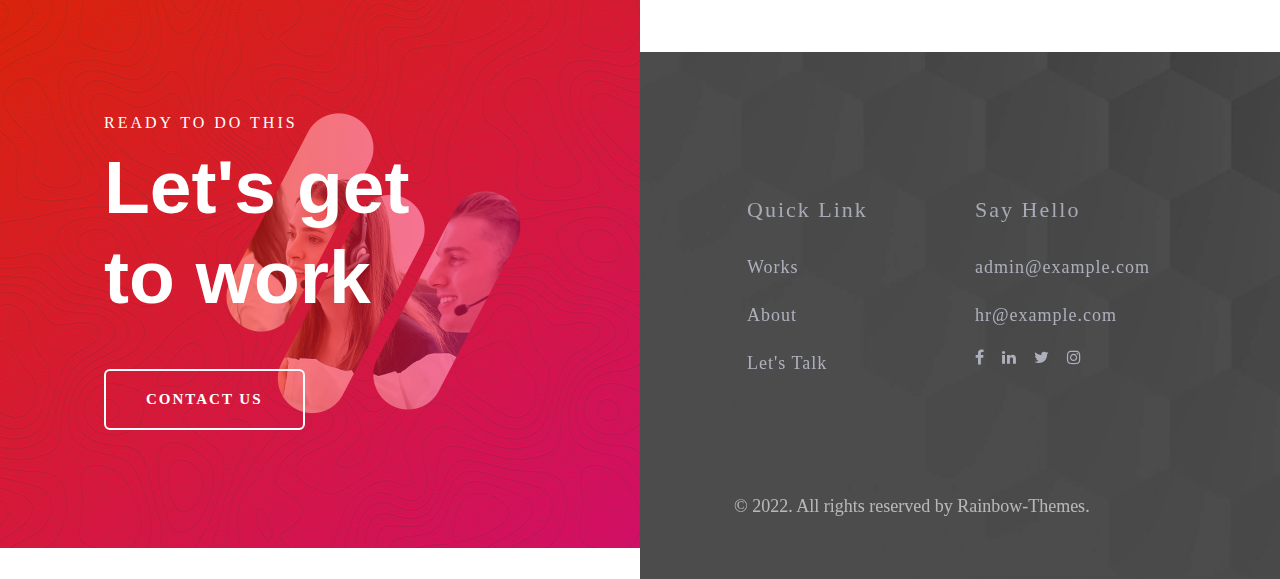
<file: our services.html>
<html>
<head>
<title>our services</title>
<link rel="stylesheet" href="css/style.css">
<link rel="stylesheet" href="https://cdnjs.cloudflare.com/ajax/libs/font-awesome/4.7.0/css/font-awesome.min.css">

</head>
<body>
<header class="header-wid width">
<div class="bg-color width">
<div class="first-back width spacing">
</div>
</div>
<div class="wrap">
<div class="display-align">
<div class="header-left">                               
          <a href="#"><img src="img/logo.png" class="logo"></a>
</div>
<div class="header-right">
        <ul class="header-navigate nav">
		   <li class="navigate relative "><a href="Home page.html" class="red white">home</a>
		 <ul class="home-list black">
	   <li class="services"><a href="#">main demo</a></li>
	   <li class="services"><a href="#">main demo dark</a></li>
	   <li class="services"><a href="#">creative agency</a></li>
	   <li class="services"><a href="#">creative agency landing</a></li>
	   <li class="services"><a href="#">personal portfolio</a></li>
	   <li class="services"><a href="#">personal portfolio 02</a></li>
	   <li class="services"><a href="#">personal portfolio landing</a></li>
	   <li class="services"><a href="#">designer portfolio</a></li>
	   <li class="services"><a href="#">creative portfolio</a></li>
	   <li class="services"><a href="#">business</a><li>
	   <li class="services"><a href="#">digital agency</a></li>
	   <li class="services"><a href="#">minimal portfolio</a></li>
	   <li class="services"><a href="#">studio agency</a></li>
	   <li class="services"><a href="#">home particles</a></li>
	   <li class="services"><a href="#">corporate business</a></li>
	   <li class="services"><a href="#">parallax home</a></li>
	   <li class="services"><a href="#">startup agency demo</a></li>
	   </ul>
		    </li>
		   <li class="navigate"><a href="#"class="red white">about</a></li>
		   <li class="navigate relative "><a href="#"class=" home-navigate">pages</a>
		   <ul class="page black">
		   <li class="services"><a href="#">our services</a></li>
		   <li class="services"><a href="#">service details</a></li>
		   <li class="services"><a href="#">our portfolio</a></li>
		   <li class="services"><a href="#">portfolio details</a></li>
		   <li class="services"><a href="#">privacy policy</a></li>
		   <li class="services"><a href="#">coming soon</a></li>
		   <li class="services"><a href="#">404 page</a></li>
		   </ul>
		    </li>
		    <li class="navigate"><a href="#"class="red white">elements</a></li>
		   <li class="navigate"><a href="#"class="red white">shop</a></li>
		   <li class="navigate"><a href="#"class="red white">blog</a></li>
		   <li class="navigate "><a href="#"class="red white">contact</a></li>
		   </ul>
		 <a href="#"><i class="fa fa-shopping-cart shopp-icon" aria-hidden="true"></i><sup class="script">0</sup></a>
		 <a href="#"class="header-button">let's to talk</a>
</div>
</div>
<div class="slider width">
<h1 class="faster">What We Can Do for Your Business go Faster</h1>
<span class="variations">There are many variations of passages</span>
</div>
</div>
</header>
<div class="wrapper">
<section class="fast-process width">
<span class="fast L-spacing">Fast Process</span>
<h2 class="develope alpha">development</h2>
<div class="website-main width">
<div class="development">
 <img src="img/site.PNG">
<h2>Website Development</h2>
<p>There are many variations of passages of Lorem Ipsum available,but the majority have suffered.</p>
</div>
<div class="development">
<img src="img/app.PNG">
<h2>App Development</h2>
<p>There are many variations of passages of Lorem Ipsum available,but the majority have suffered.</p>
</div>
<div class="development">
<img src="img/web2.PNG">
<h2>Business Development</h2>
<p>There are many variations of passages of Lorem Ipsum available,but the majority have suffered.</p>
</div>
</div>
<div class="website-main">
<div class="development">
 <img src="img/star.PNG">
<h2>Strategy</h2>
<p>There are many variations of passages of Lorem Ipsum available,but the majority have suffered.</p>
</div>
<div class="development">
<img src="img/cam.PNG">
<h2>UX Consulting</h2>
<p>There are many variations of passages of Lorem Ipsum available,but the majority have suffered.</p>
</div>
<div class="development">
<img src="img/contact.PNG">
<h2>Game Development</h2>
<p>There are many variations of passages of Lorem Ipsum available,but the majority have suffered.</p>
</div>
</div>
</div>
</section>
<section class="second-process width">
<div class="wrapper">
<span class="fast L-spacing">Second Process</span>
<h2 class="develope alpha">marketing</h2>
<div class="website-main">
<div class="development bg-clr">
 <img src="img/contact.PNG">
<h2 class="alpha">pay-per-click</h2>
<p>There are many variations of passages of Lorem Ipsum available,but the majority have suffered.</p>
</div>
<div class="development bg-clr">
<img src="img/cam.PNG">
<h2  class="alpha">social media marketing</h2>
<p>There are many variations of passages of Lorem Ipsum available,but the majority have suffered.</p>
</div>
<div class="development bg-clr">
<img src="img/star.PNG">
<h2  class="alpha">email marketing</h2>
<p>There are many variations of passages of Lorem Ipsum available,but the majority have suffered.</p>
</div>
</div>
</section>
<section class="final-process width">
<div class="wrapper">
<span class="fast L-spacing">Final Process</span>
<h2 class="develope alpha">reporting</h2>
<div class="website-main">
<div class="development">
 <img src="img/star.PNG">
<h2 class="alpha">ROI calculation</h2>
<p>There are many variations of passages of Lorem Ipsum available,but the majority have suffered.</p>
</div>
<div class="development">
<img src="img/app.PNG">
<h2 class="alpha">conversion report</h2>
<p>There are many variations of passages of Lorem Ipsum available,but the majority have suffered.</p>
</div>
<div class="development">
<img src="img/contact.PNG">
<h2 class="alpha">modifications</h2>
<p>There are many variations of passages of Lorem Ipsum available,but the majority have suffered.</p>
</div>
</div>
</div>
</section>
<section class=" width process-clr">
<div class="wrap">
<div class="price-plan-width ">
<h2 class="font">Pricing Plan</h2>
<p class="prize-paira L-spacing">There are many variations of passages of Lorem Ipsum available, but <br>the majority have suffered alteration.</p>
</div>
<div class="width flex margin">
<div class="month check ">
<div class="width center ">
<span class="basic separate ">Basic</span>
<div class="width num ">
<span class="num-size separate">50</span>
<p class="per-mrg  separate">USD Per Month</p>
</div>
</div>
<div class="month-line">
</div>
<div class="width">
<ul class="icons L-spacing">
<li class="separate "><i class="fa fa-check" aria-hidden="true  "></i>5 PPC Campaigns Per Day</li>
<li class="separate"><i class="fa fa-check" aria-hidden="true"></i>Unlimited Digital Marketing</li>
<li class="separater"><i class="fa fa-check" aria-hidden="true "></i>Unlimited Marketing Agency</li>
<li class="separate"><i class="fa fa-check" aria-hidden="true "></i>Unlimited Facebook Marketing</li>
<li class="separate"><i class="fa fa-check" aria-hidden="true "></i>Unlimited Video Camplaigns</li>
</ul>
</div>
<div class="width center">
<a href="#" class="now">Purchase Now</a>
</div>
</div>
<div class="month check ">
<div class=" base-part">
<span class="basic separate">Medium</span>
<div class="num">
<span class="num-size separate">99</span>
<p class="per-mrg separate">USD Per Month</p>
</div>
</div>
<div class="month-line">
</div>
<div class="width">
<ul class="icons L-spacing">
    <li class="separate "><i class="fa fa-check" aria-hidden="true "></i>5 PPC Campaigns Per Day</li>
<li class="separate "><i class="fa fa-check" aria-hidden="true"></i>Unlimited Digital Marketing</li>
<li class="separate "><i class="fa fa-check" aria-hidden="true"></i>Unlimited Marketing Agency</li>
<li class="separate"><i class="fa fa-check" aria-hidden="true"></i>Unlimited Facebook Marketing</li>
<li class="separate "><i class="fa fa-check" aria-hidden="true"></i>Unlimited Video Camplaigns</li>
</ul>
</div>
<div class="width center">
<a href="#" class="now">Purchase Now</a>
</div>
</div>
<div class="month check">
<div class="width center ">
<span class="basic separate">Advansed</span>
<div class="width num">
<span class="num-size separate">199</span>
<p class="per-mrg separate">USD Per Month</p>
</div>
</div>
<div class="month-line">
</div>
<div class="width">
<ul class="icons L-spacing separate">
<li class="separate"><i class="fa fa-check" aria-hidden="true"></i>5 PPC Campaigns Per Day</li>
<li class="separate"><i class="fa fa-check" aria-hidden="true"></i>Unlimited Digital Marketing</li>
<li class="separate"><i class="fa fa-check" aria-hidden="true"></i>Unlimited Marketing Agency</li>
<li class="separate"><i class="fa fa-check" aria-hidden="true"></i>Unlimited Facebook Marketing</li>
<li class="separate"><i class="fa fa-check" aria-hidden="true"></i>Unlimited Video Camplaigns</li>
</ul>
</div>
<div class="width center">
<a href="#" class="now">Purchase Now</a>
</div>
</div>
</div>
</div>
</section>
<section class="width padding-bottom ">
<div class="wrapper">
 <ul class="display black-img zoom ">
 <li><img src="img/brand-01.png" class="ms black-img"></li>
  <li><img src="img/brand-02.png"class="ms black-img "></li>
  <li><img src="img/brand-03.png"class="ms black-img"></li>
  <li><img src="img/brand-04.png"class="ms black-img"></li>
  <li><img src="img/brand-05.png"class="ms black-img"></li>
  <li><img src="img/brand-03.png"class="ms black-img"></li>
  <li><img src="img/brand-04.png"class="ms black-img"></li>
  <li><img src="img/brand-06.png"class="ms black-img"></li>
  <li><img src="img/brand-01.png"class="ms black-img"></li>
  </ul>
</section>
</div>
<section class="width display">
<div class="ready-to white ">
<div class="url ">
<div class="goal-pic">
</div>
</div>
<div class="well">
<span class="uppercase ready-spacing">ready to do this</span>
<h2 class=" letter ">Let's get<br>
 to work</h2>
 <a href="#" class="uppercase act">contact us</a>
 <img src="img/pics.png"class="imo">
</div>
</div>
<div class="ready-to white box-end">
<div class="bg-color width">
<div class="design-image width">
</div>
</div>
<div class="linked display ">
<div class="quick">
<h4 class="alpha  link">quick link</h4>
<ul>
<li><a href="#"class="alpha block">works</li></a>
<li><a href="#"class="alpha block">about</li></a>
<li><a href="#"class="alpha block ">let's talk</li></a>
</ul>
</div>
<div class="quick">
<h4 class="alpha  link ">say hello</h4>
<ul>
<li><a href="#"class=" block">admin@example.com</li></a>
<li><a href="#"class="block">hr@example.com</li></a>
</ul>
    <a href="#"><i class="fa fa-facebook gray" aria-hidden="true"></i></a>
    <a href="#"><i class="fa fa-linkedin gray" aria-hidden="true"></i></a>
    <a href="#"><i class="fa fa-twitter gray" aria-hidden="true"></i></a>
    <a href="#"><i class="fa fa-instagram gray" aria-hidden="true"></i></a>
</div>
</div>
<div class="all">
<span class="all-font">© 2022. All rights reserved by <a href="#"class="rain">Rainbow-Themes.</a><span>
</div>
</div>
</section>
</body>
</html>
</file>
<file: css/style.css>
.submission{
	padding:6px 40px;
}


.wor{
	margin: 10px 0;
    width: 50%;
    padding: 10px 0;
}
.wall{
	width:52%;
}

.bg{
	background-color:white;
	color:black;
	padding: 34px 0;
}
.pick{
	background-color: white; 
	color:black;
	
}
.position-relative{
    position: relative;
}
.form-clr{
	background-color:white;
	color:black;
	width:52%;
}

/* Hide the images by default */


/* Next & previous buttons */
.prev, .next {
  cursor: pointer;
  position: absolute;
  top: 64%;
  width: auto;
  margin-top: -22px;
  padding: 16px;
  color: white;
  font-weight: bold;
  font-size: 18px;
}

/* Position the "next button" to the right */
.next {
  right: 0;
  border-radius: 3px 0 0 3px;
}
.prev {
  left: 0;
}


/* On hover, add a black background color with a little bit see-through */
.prev:hover, .next:hover {
  background-color: rgba(0,0,0,0.8);
}
/* The dots/bullets/indicators */
.dot {
  cursor: pointer;
  height: 15px;
  width: 15px;
  margin: 0 2px;
  background-color: #bbb;
  border-radius: 50%;
  display: inline-block;
  transition: background-color 0.6s ease;
}

.active, .dot:hover {
  background-color: #717171;
  
}

/* start page of Elements*/  
.solid{
	font-size:22px;
	color:#e8052c;
   }
   .naked-padding{
	  padding: 0 40px;
    box-sizing: border-box;
   }
.clr-silver{
	background-color:#eeeeee;
}
.solid-button{
	font-size:45px;
	margin-top: 7px;
	margin-bottom: 0;
	padding-bottom:17px;
}
.back-black{
	background-color:#000000;
	padding: 10px 3px;
	padding-top: 18px;
}
.sect-1{
	margin-top:123px;
}
.my-button{
width:25%;
}
.mrg-tob{
	margin:39px 0;
}
.small-button{
	width: 136px;
    height: 38px;
}	
 .clr-pink{
background-color:#cf3354;
border:1px solid #cf3354;
border-radius:6px;
 }	 
  .similar-button{
    width: 214px;
    height: 61px;
	color:white;
	letter-spacing:3px;
  }	  
   .medium-button{
	   width: 178px;
    height: 53px;
   }
   .clr-black{
	   background-color:black;
	   border:1px solid black;
border-radius:6px;
   }
   .clr-gray{
	    background-color:#eeeeee;
		 border:1px solid #eeeeee;
border-radius:6px;
color:black;
   }
   .clr-white{
	   background-color:white;
		 border:1px solid white;
border-radius:6px;
color:#cf3354;
   }
   .boy-image{
	   background-image:url(../images/goggle.jpg);
	   width:100%;
	   height: 666px;
    background-size: cover;
	background-repeat:no-repeat;
	background-attachment:fixed;	
   }
  .back-white{
	  background-color:white;
  }
  .padding-bott{
	  padding-bottom:0;
  }
  .padding-top{
	  padding-top:40px;
  }
  .black-in{
	  background-color:#161414;
  }
  .trans-mrg{
	  margin:41px 0;
  }
  .hover-color{
	  color:#cf3354;
	  border:2px solid #cf3354;
	  border-radius:6px;
  }
  .black-button{
	  color:black;
	  border:2px solid black;
	  border-radius:6px;
  }
  .white-button{
	  border:2px solid white;
	  border-radius:6px;
	  color:white;
	  background-color:transparent;
  }
  .font-us{
	  font-size:70px;
	  margin-top:0;
  }
  .space-right{
	  padding-right:43px;
  }
  .clr-pink:hover{
	background-color:white;
	color:#cf3354;
	border:2px solid #cf3354;
}
.clr-black:hover{
	background-color:white;
	color:black;
	border:2px solid black;
}
.clr-gray:hover{
	background-color:transparent;
	color:white;
	border:2px solid white;	
}
.clr-white:hover{
	background-color:transparent;
	color:white;
	border:2px solid white;
}
.semi-button:hover{
	transform:translateY(-5px);
	transition:.2s;
	cursor:pointer;
}
.semi-button{
	transition:.4s;
}
.mix-button:hover{
	background-color:#cf3354;
   color:white;
  border:2px solid #cf3354;
}
.black-button:hover{
	background-color:black;
	border:2px solid black;
	color:white;
}
.mix:hover{
	background-color:#cf3354;
   color:white;
  border:2px solid #cf3354;
}
.naked{
	width:25%;
	margin-top: 60px;
}
.border-bottom{
	background-color:#cf3354;
	width:13%;
	height:2px;
	margin-left: 83px;
	margin-top: 7px;
	cursor:pointer;
}
.naked:hover .border-bottom{
	width:43%;
	background-color:#cf3354;
	transition:.6s;
}
	.border-bottom{
		transition:.5s;
	}
.naked:hover .dark-line{
	      width:37%;
}		  
.naked:hover .gray-line{
	width:37%;	
}
.naked:hover .white-line{
	width:38%;
	}
.naked:hover .w{
	    color:#cf3354;
}
.custom-mrg{
	margin-top:158px;
	padding-bottom: 144px;
}
.line-left{
	    margin-left:98px;
}
.pmr-button{
	color:#cf1535;
}
.w-button{
	color:white;
}
.g-button{
	color:#808080;
}
.drk-button{
	color:#000000;
}
.dark-line{
	background-color: #000000;
}
.gray-line{
	background-color:#808080 ;
}
.white-line{
	background-color:white;
}
.favorite{
	font-size: 20px;
	color:#cf3354;
}
.shape{
	font-size: 50px;
	    margin-top: 8px;
		margin-bottom: 12px;
}
.button-shape{
    padding: 24px 57px;
	letter-spacing: 3px;
}
.solid-round{
	color:#cf1535;
	border:2px solid #cf3354;
	border-radius: 34px;
	background-color:#cf3354;
	color:white;
}
.solid-round:hover{
	background-color:white;
	color:#cf3354;
}
.outline{
	color:#cf1535;
	border:2px solid #cf3354;
	background-color:white;	
}
.outline:hover{
	background-color:#cf3354;
color:white;	
}
.custom-clr{
	color:white;
	border:2px solid #8356d4;
	background-color:#8356d4;	
   border-radius: 34px;
}
.custom-clr:hover{
	background-color:white;
color:#8356d4;	
}
.green-button{
	color:#00968acc;
	border:2px solid #00968acc;
	background-color:white;	
   border-radius: 34px;
}
.green-button:hover{
	background-color:#00968acc;
color:white;	
}
.big-one{
	    font-size: 50px;
		margin-top: 11px;
}
.big-button{
	padding: 53px 161px;
    border-radius: 83px;
    background-color: #d3d315f7;
	border:2px solid #d3d315f7;
	margin-top: 28px;
	font-size: 25px;
}
.big-button:hover{
	background-color:transparent;
	color:#d3d315f7;
	border:2px solid #d3d315f7;
}
.toper-mrg{
	padding:111px 0;
}
.play-now{
	color:#cf3354;
	font-size: 20px;
}
.vedio{
	margin-top: 10px;
	font-size:50px;
}
.vedio-width{
	width:33.3%;
}
.fa-play{
	background-color:black;
	color:white;
	padding: 30px 30px;
    border-radius: 100px;
}
.fa-sm{
	background-color:white;
	color:#cf3354
}
.fa-xs{
background-color:#cf3354;	
padding: 43px 43px;
}
.white-spc{
	color:#cf3354;
}
.fa-play:hover{
	transform:scale(1.1);
	transition:.7s;
}
.fa-play{
	transition:.7s;
}
.side-spc{
	padding: 0 60px;
    box-sizing: border-box;
}
 /* End page of Elements*/     
/*start contact page*/
.today-clr{
	color:red;
	font-size: 17px;
}
.location{
	width:100%;
	margin-left: 33px;
    padding-right: 12px;
	color:black;
}
 .ny-paira{
	 line-height: 26px;
    font-size: 18px;
    color: gray;
 }
 .pin-width:hover .ny-paira{
	 color:white;
 }
 .pin-width:hover .location{
	 color:white;
 }
 .mail{
	width:100%;
	  color: #d03b55;
	  margin-top: 23px;
}
.mail::before{
	content:"\f003";
	font-family:fontawesome;
	font-size: 40px;
	padding-top: 16px;
	padding-top: 20px;
}
.pin-width:hover .mail{
	color:white;
}
.pin-width span{
	line-height:27px;
}

.hr{
	width:100%;
	margin-top: 23px;
	color:#d03b55;
}
.hr:before{
	content:"\f041";
	font-family:fontawesome;
	font-weight:900;
	font-size: 48px;
	padding-top: 20px;
}
.pin-width:hover .hr{
	color:white;
}
.location h2{
	font-size:27px;
	margin-bottom: 15px;
}
.pin-width{
	width:24%;
	background-color:#eeeeee82;
	padding: 0px 35px;
	border-radius: 7px;
	margin-bottom:31px;
	padding-bottom: 14px;
	box-shadow: 0 25px 70px rgb(0 0 0 / 7%);
}
.pin-width:hover{
	color:white;
	background-image: linear-gradient(to right,#f81f01,#ee076e);
	transform:translateY(-8px);
	transition:.3s;
}
.pin-width{
	transition:.3s;
}
.continue{
	width:100%;
	padding-top:115px;
}
.build{
	font-size:47px;
	margin-top: 16px;
	margin-bottom: -5px;
}
.to-day{
	font-size:20px;
	padding: 0 323px;
	margin-bottom: 63px;
    margin-top: 20px;
}
.site{
	 display: flex;
	    justify-content:space-between;
}
.phone-size{
	font-size:12px;
}
.ho-num{
	width:100%;
	margin-top: 23px;
	color:#d03b55;
}
.pin-width:hover .ho-num{
	color:white;
}
.ho-num:before{
	content:"\e61d";
	font-family:material symbols outlined;
	font-weight:900;
	font-size: 48px;
	padding-top: 20px;
}
.hr:before{
	content:"\f041";
	font-family:fontawesome;
	font-weight:900;
	font-size: 48px;
	padding-top: 20px;
}

.hellow{
	line-height: 36px;
    font-size: 18px;
}
.x-wrap{
	display:flex;
	flex-wrap:wrap;
}
.beauty{
	background-image:url(../images/white.png);
	width:100%;
	height:598px;
}

.free-lance{
	width:50%;
}
.end{
	justify-content:end;
}
.tab{
	width:100%;
	border-radius: 8px;
    box-shadow: 0 25px 65px rgb(0 0 0 / 10%);

}
.sec2-mrg{
	margin-top:108px;
	
}
 .form{
	  padding: 14px 23px;
    width: 100%;
	margin-bottom:23px;
	font-size: 15px;
	letter-spacing: 1px;
	outline-color: #f9004d;
	border:2px solid #e9e9e9;
  }

  .heigh{
	  height:100px;
	  padding-left: 20px;
    font-size: 17px;
}
.send{
	  font-size: 14px;
    padding: 18px 32px;
    border-radius: 5px;
	border:2px solid #f9004d;
	background-color:#f9004d;
	color:white;
	letter-spacing:3px;
	margin-top: -6px;
	cursor:pointer;
}
.send:hover{
	background-color:white;
	color:#f9004d;
	border:2px solid #f9004d;
	transform:translateY(-5px);
	transition:.3s;
	box-shadow: 0 10px 15px 0 rgb(2);
}
.send{
	transition:.3s;
}
.num-ber:hover{
	color: #f9004d;
	transition:.3s;
}
 .free-paira{
	  font-size:21px;
	  margin-top: -48px;
	  line-height: 30px;
	  margin-bottom: 51px;
  }
.num-ber{
	transition:.2s;
	color:black;
}
.studio-ms{
	width:100%;
	padding-bottom:80px;
}
.four{
padding:0 30px;
	box-sizing:border-box;
	flex-wrap:wrap;
	justify-content:center;
	align-items:center;
	padding:36px 30px;
	color:white;
	margin-top: 149px;
}
.four img{   
             filter: invert(0.2); 
	            transition:0.3s;
				}
.four img:hover {
                  transform: scale(1.2);
               filter: invert(0.1);
}
/*End contact page*/  
/* start Home page*/
.none-dots{
	display:none;
}
.fa-arrow-up {
  color:#f9004d;
	background-color:white;
	padding:15px 15px;
	border-radius:100%;
	font-size: 24px!important;
	box-shadow: 0 0 10px 0 rgb(0 0 0 / 10%);
font-weight: 100!important;
position: fixed;
    right: 36px;
    bottom: 64px;
}
.fa-arrow-up:hover{
	color:white;
	background-color:#f9004d;
	transition:.2s;
}
.fa-arrow-up{
	transition:.2s;
}
.fa-moon-o{
	padding: 10px 10px;
    color: black;
    background-color: white;
    position: fixed;
    left: 36px;
    bottom: 35px;
    border-radius: 100%;
    font-size:12px!important;

}
.home-padding{
	padding: 30px 0;
}
.body{
       background-color: #141010;
		  }
  html {
  scroll-behavior: smooth;  
}
body{
	margin:0;
}
.red-img{
	padding-bottom: 30px;
}
.wrapper{
	      width:97%;
		   margin:auto;
        }
.container{
	 width:46%;
	 margin:auto;
}
.wrapped{
	width:96%;
}
ul{
	list-style-type:none;
	padding:0;
	margin:0;
}
a{
	text-decoration:none;
    }
.width{
	width:100%;
}
.nav{
	   padding:0;
	   margin:0;
	   font-family: "Poppins",sans-serif;
	  }
.parts{
	font-family: "Poppins",sans-serif;
}
.red a:hover{
	      color:red;
         }
.black a{
         color:black;
        }		
.black{
   padding:20px 0;
  background-color:#fff;
   border-radius:3px;
 }	
.home-list{
	 	    position:absolute;
		   width:249px;
		   top:95px;
		   display:none;
            }
.relative:hover .home-list{
	display:block;
}		
.page{
		position:absolute;
		top:78px;
	 width:257px;
	  display:none;
	}
.relative:hover .page{
	display:block;
	transition:.5s;
}
.relative .page{
		     transition:.5s;
            }
.services{
	 text-transform: capitalize;
    font-size:13px;
	line-height:37px;
	padding: 0 15px;
    margin: 0 10px;
	letter-spacing:1px;
	font-weight: 500;
}
 .services:hover{
	background-color:#ffedf2;
	border-radius: 3px;
	
}
.black a:hover{
      color:#f9004d;
}	  
.rain{
	text-decoration:none;
	}
.all a{
		color:white;
  
	}
.header-width{
         display:flex;
		  align-items:center;
		  padding-bottom:110px;		
}
.ice{
	width:100%;
}
.gray:hover{
	color:#f9004d;
	transform:translateY(-2px);
	transition:.2s;
}
.gray{
	transition:.2s;
}
.quick a:hover{
	color:#f9004d;
 transition:.2s;
}
.quick a{
	transition:.2s;
}
.logo{
	     width:60%;
      }
.header-left{
	     width:30%;
		 display:flex;
		 padding-left:19px;
		 }
.header-right{
	      width:77%;
		  display:flex;
		  justify-content:end;
		  align-items: center;
		 }
.contact{
		margin-right:20px;
		}
.shopp-icon{
	       font-size:25px !important;
           color:white;
		   margin-left: 19px;
		  }		  
.header-button{
	       padding: 14px 15px;
		   border: 2px solid #b1b4c1;
		   background-color:black;
		  color:white;
		   text-transform:uppercase;
		   font-size:12px;
		   letter-spacing:1px;
		   font-weight:500;
		  border-radius:7px;
		  margin-left:45px;
		  font-family: "Montserrat",sans-serif;
        }		 
.script{
	         background: #f9002b;
            color: #fff;
			border-radius:100%;
			padding: 2px 7px;
}
.header-button:hover{
	            color:white;
	            background-color:#db1052;
				   border: 2px solid #db1052;
				  transform:translateY(-3px);
				  transition:.3s;
			   }
	 .header-button{
		   transition:.5s;
	}
.navigate{
	     padding:40px 15px;
		 display:inline-block;
		 text-transform:capitalize;
		 font-size:16px;
		 letter-spacing:1px;
		 opacity:0.9;
}
.Main-heading{
	    color: #b71833fa;
		   text-transform:uppercase;
		   padding:0 0;
		   }
		  
.digital-agency{
	font-weight:900;
	font-size:102px;
	margin:0;
	letter-spacing: -2px;
	line-height: 123px;
	background-image: linear-gradient(145deg,#f81f01,#ee076e);
	-webkit-background-clip: text;
    -webkit-text-fill-color: transparent;
	font-family: "Montserrat",sans-serif;
}
.section-1{
	        display:flex;
		   padding: 40px 0;
       margin-top:35px;
	   width:100%;
	    }
.parts{
	      width:33.3%;
		  color:white;
		  padding-right: 15px;
    padding-left: 15px;
		}
.home-navigate{
	color:red;
    }
.capt{
	margin-bottom:7px;
    font-weight: 400;
    font-size: 28px;
    color: #c6c9d8;
	margin-top:0;
	text-transform:capitalize;
	 }
 .header-navigate{
	  display:flex;
	  align-items:center;
    }
 .paira{
	  font-size:18px;
        line-height: 30px;
       font-weight:300;
       margin: 0 0 40px;
	  color:#9F9FA4;
	 }	
.section-2{
	   color:white;
	  background-color:#201919;
	 padding-bottom:30px;
	 margin-top:79px;
	 font-family: "Poppins",sans-serif;
	  }
	 
.ice-img{
	  width:39%;
	  position: relative;
    top:-106px;
   border-radius:15px;
	  }
.border-img{
	   border-radius:6px;
	  }   
.sec-2{
	    width:55%;
		padding-left:77px;
     
	  text-align:left ! important;
	 }
 .about-us{
	    color:#f9004d;
		text-transform:uppercase;
		margin-top:134px;
		margin-bottom:8px;
		font-size: 16px;
		letter-spacing:1px;
		 }
 .plus{
			 font-size:45px;
		 }
	.align{
		display: flex;
    align-items: center;
}
 .bottom{
	 padding-bottom:100px;
	 padding-top: 100px;
 }
 .ring{
	 color:#db1052;
 }
 .font{
	   font-size:93px;
	   margin-bottom:30px;
	   font-weight:600;
	   text-align:center;
 }
 .head-2{
	   font-size:42px;
	   margin-top: 19px;
	   }
.sec2-paira{
	     font-size:19px;
		margin-bottom:30px;
		 margin-top:15px;
		 line-height:28px;
		 color: #c6c9d8;
		 opacity: .75;
        }
.sec2-line{
	     width:13%;
		 height:1px;
		 background-image: linear-gradient(145deg,#f81f01,#ee076e);
    -webkit-text-fill-color: transparent;
		 margin-bottom: 30px;
	  }	
.thirty-three{
	     width:29.8%;
	  }
.eight-three{
	  width:33.3%;
}
.first-capt{
	margin:22px  0  19px 0;
	font-size:14px;
	letter-spacing:1px;
	font-weight: 300;
}
.color{
	  background-image: linear-gradient(145deg,#f81f01,#ee076e);
	  -webkit-background-clip: text;
    -webkit-text-fill-color: transparent;
	 }
.white{
	color:white;
	 }
.under{
	text-decoration:underline;
}
.border{
	border:2px solid #b1b4c1;
	padding:9px 25px;
	border-radius:5px;
	font-size:14px;
	text-transform:uppercase;
	display:inline-block; 
     color:white;	
}
.clr{
        background-image: linear-gradient(145deg,#f81f01,#ee076e);
		-webkit-background-clip: text;
    -webkit-text-fill-color: transparent;
     font-size: 61px;
      font-weight: 900;
}
.case-mrg{
	margin-bottom:49px;
	 }
.border:hover{
	   background-color:#db1052;
	   border:2px solid #db1052; 
	    transform:translateY(-4px);
	   transition:.3s;
	   }
.border{
transition:.3s;	
}
.section-3{
	font-family: "Poppins",sans-serif;
   color:white;
   text-align:center;
   margin-bottom:130px;
   } 
   .R-L{
	   margin-right:60px;
	   margin-left:68px;
   }
.popular{
      color:#f9004d;
	  text-transform:uppercase;
	  margin-top:100px;
	  margin-bottom:24px;
	  font-size:16px;
	  font-weight: 400;
}	
.uppercase{
	 text-transform:uppercase;
}
.paira-font{
	 font-size: 20px;
    letter-spacing: 1px;
    font-weight: 300;
	opacity: .75;
    margin-top: -12px;
}
.img-mrg{
	 margin-bottom: 30px;
     }
.wrd-spacing{
	word-spacing:1px;
}
.flex{
	   display:flex;
	   justify-content:space-between;
}
.mrg{
    margin-bottom:100px;
  }	
.service{
	padding-top:150px;
	padding-bottom:81px;
	text-align: center;
}
.ding{
	padding:0 60px;
}
.fifty{
	  width:45.3%;
	  color:white;
	  background-color:#2a2323;
	  padding:39px 7px;
	  padding-left:27px;
	  border-radius:7px;
}
.mrg-bot{
	   margin-bottom:28px;
}
.website{
	margin-bottom:23px;
}
.L-spacing{
	   letter-spacing:1px;
}
.take-care{
	  font-size:37px;
	 font-weight:800;
	 margin-top: 24px;
}
.language{
	 font-size:36px;
	 font-weight: 600;
}
.fifty:hover{
	    background-color: #bf1432;
		transition:.3s;
		transform:translateY(-7px);
}
.fifty{
	 transition:.3s;
}
.size{
	font-size:18px;
line-height: 31px;
color: white;
	 opacity:0.7;
}
.imagic{
	   width:20%;
	   
}
.business{
	 width:80%;
}
.display{
	   display:flex;
}
.section-5{
	  width:100%;
	  background-color: #191919;
	  padding-top:140px;
}
.sec-5{
	width:100%;
}
.part5{
	width:100%;
}
.myslides{
	display:none;	
}
.fun-font{
	font-size:45px;
	margin-bottom:50px;
	margin-top:29px;
}
.radi{
	   border-radius:9px;
	   width:100%;
}
.quick{
width:50%;
padding:0 15px;
}
.linked{
	width:100%;
	padding: 99 92px;
    box-sizing: border-box;
    padding-top: 116px;
}
.quality{
	   font-family: "Poppins",sans-serif;
}

.part-fun{
	width:100%;
}
.girl-img{
	width:100%;
}
.play{
	display:flex;
	justify-content:space-between;
}
.capital{
	    text-transform:capitalize;
		color:white;
		margin-bottom:70px;
		font-size:40px;
		   font-family: "Poppins",sans-serif;
	}
.fx-wrap{
	flex-wrap:wrap;
	display:flex;
}
.wid{
	width:100%;
	border-radius:5px;
}
.mix-pic{
	box-sizing: border-box;
    margin-bottom:38px;
    padding:0 15px;
   }
.col{
	color:#717173;
}
.app{
	position:relative;
	margin:0 31px;     
}
.abs{
	   position:absolute;
	bottom:52px;
	padding: 0 43px;
    box-sizing: border-box;
}	
.center{
	text-align:center;
}
.alpha{
	 text-transform:capitalize;
}
.fnt{
	font-size: 20px;
    font-weight: 100;
	color:gray;
}
.asr{
	font-size:20px;
	color:white!important;
}
.us{
	border-radius:5px;
}
.section-6{
	width:100%;
	
}
.latest p{
	color:gray;
	font-size:20px;
	line-height:30px;
}
.word{
	font-size:19px;
	
}
.highly{
	font-size:44px;
	line-height:62px;
	padding: 0 106px;
	margin-bottom:84px;
}
.space{
	display:flex;
	justify-content:center;
	flex-wrap:wrap;
	padding:0 14px;
	margin-top:76px;
}
.section-7{
	width:100%;
	padding-top:34px;
background: #191919;	
}
.sec-7{
	width:100%;
	border-radius:10px;
}
.news{
	font-size:72px;
	font-weight:900;
	margin-bottom:15px;
}
.thr-img{
	 margin:0 18px;
	 position:relative;
	 overflow:hidden;
	 border-radius:6px;
}
.too{
	margin-top:58px;
}
.latest{
	width:100%;
}
.text{
	width:100%;
	position:absolute;
	bottom:-43px;
	padding:0 39px;
	box-sizing:border-box;
	transition:.4s;
}
.block{
	margin: 13px 0;
	opacity:.8;
	line-height:28px;
	color: #c6c9d8;
	font-size:18px;
	letter-spacing:1px;	
}
.quick i{
	color: #c6c9d8;
}
.sec-8{
	width:100%;
	padding-bottom:80px;
	background-color: #191919!important;
}

.ms{
	width: 49%;
    padding: 0 19px;
	
}
.eight{
	padding:0 30px;
	box-sizing:border-box;
	flex-wrap:wrap;
	justify-content:center;
	align-items:center;
	padding:36px 30px;
	color:white;
	margin-top: 149px;
}
.eight img{   
             filter: invert(0.4); 
	            transition:0.3s;
				}
.eight img:hover {
                  transform: scale(1.2);
               filter: invert(0.1);
}
.zoom{
	padding-right:15px;
	padding-left:15px;
}
.ready-to{
	width:50%;
	position:relative;
}
.line-div{
	width:100%;
	display:flex;
}
.awards{
	width:100%;
	display:flex;
}
.win{
	width:100%;
}
.ww{
	width:100%;
	opacity:0.5;
	height:554px;
}
.imo{
	position:absolute;
	top: 117px;
    z-index: -3;
	right:119px;
}
.ready-spacing{
	letter-spacing:3px;
}

.relative{
	position:relative;
}
.absolute{
	position:absolute;
	top:23px;
	padding: 112px 105px;
    box-sizing: border-box;
	z-index:2;
}
.well{
	width:100%;
	padding: 118px 104px;
    box-sizing: border-box;
}
.win {
    width: 100%;
	padding-bottom:0;
}
.act{
	border:2px solid white;
	padding:20px 40px;
	display:inline-block;
	font-weight:600;
	letter-spacing:2px;
	margin-top:-15px;
	border-radius:6px;
	font-size:15px;
	color:white;
}
.act:hover{
	color:#f9004d;
	background-color:white;
	transform:translateY(-5px);
	transition:.3s;
	
}
.act{
 transition:.3s;
}
.five{
	width:25%;
	display:flex;
	flex-wrap:wrap;
}
.letter{
	font-size:75px;
	margin-top: 10px;
	font-family: "Montserrat",sans-serif;
	font-weight:900;
	line-height:90px;
}
.mar{
    margin-bottom:62px;
}
.line{
	line-height:35px;
}
.ab{
position:absolute;
top:34;
}	
.pa{
	padding:0 34px;
}
.goal{
	width:100%;
	}
.read{
	padding:9 23px;
	border:2px solid #951639;
	background-color:black;
	border-radius:4px;
	overflow:hidden;
	display:inline-block;
	margin-top: -30px;
}
.url{
	 background: linear-gradient(145deg,#f81f01 0%,#ee076e 100%);
	 width: 100%;
     height: 100%;
	 position: absolute;
     z-index: -5;	 
}
.goal-pic{
    background-image: url(../img/back.PNG);
    height:100%;
    width: 100%; 
     opacity:0.5;		 
}
.first-pic{
	 background-image: url(../img/road.jpg);  
	 transition:transform.3s;
     width:100%;
	height:532px;		
}
.thirty-three:hover .first-pic{
	transform:scale(1.1);
}
.thirty-three:hover .text{
	bottom: 50px;
	transition:.4s;
	}
.second-pic{
	background-image: url(../img/trydo.jpg); 
	transition: transform .3s;
	width:100%;
	height:532px;
	}
.boy-pic{
	opacity:0.9;
	}
  .thirty-three:hover .second-pic{  
        transform:scale(1.1);
     }
 .text a:hover{
	    background-color:#df1b1b;
		border:2px solid #df1b1b;
		transform: translateY(-3px);
         transition:.1s;
}
.text a{
	  transition:.1s;
}
.third-pic{
	background-image: url(../img/cap.jpg);
	 transition:transform.3s;
	width:100%;
	height:532px;
}
.thirty-three:hover .boy-pic{
		background: rgb(202,7,7);
	height:532px; 
	width:100%;
   background: linear-gradient(#fc004d 10%,#000 100%); 
   }
.thirty-three:hover .third-pic{  
        transform:scale(1.1);
     }
.hund{
	width:100%;
}
.nine-img{
	text-align:center;
	width: 20%;
	margin-bottom: 40px;
}
.wid:hover{
	  transform:scale(1.1);
	   transition:.3s;
       }
.wid{
	     transition:.3s;
        }
.say-quick{
	      background-color:black;
		margin-top: 56px;
       }
.link{
	  color: #c6c9d8;
     font-weight: 500;
     margin-bottom: 30px;
     font-size: 22px;
     opacity:.75;
     letter-spacing:2px;
     }
.all{
	width:100%;
	font-size:16px;
	
}
 .all-font{
	  font-size:18px;
	  color:gray;
	  font-weight:400;
	      padding: 0 94px;
}
 .all a:hover{
	   color:#f9004d;
	   transition:.2s;
       }
.all a{
	   transition:.2s;
         }
 .gray{
	   color:gray;
	   opacity:.8;
	   text-align: left;
       padding-right: 14px;
      }
.case-three{
	   width:28%;
	display:inline-block!important;
		  border-radius:12px;
          }
 .clip-1{
	    background-image:url(../img/full.jpg);
	    height: 511px;   
		background-repeat:no-repeat;
        }
.clip-4{
	    background-image:url(../images/flo.jpg);
	    height: 511px;   
		background-repeat:no-repeat;
        }
		
.clip-1:hover {
     background-size:100%;
		    transition:.3s;	
background-repeat:no-repeat;
         }
.clip-4:hover {
     background-size:100%;
		    transition:.3s;	
background-repeat:no-repeat;
         }
.case-three:hover{
	transform:scale(1.1);	     
}
.clip-2:hover{
	   	     background-size:100%;
		    transition:.3s;	
background-repeat:no-repeat;			
}
 .clip-1:hover .give{
           background: linear-gradient(#fc004d 10%,#000 100%);
		    height:100%; 
			 width:100%;  
		  transition:.3s;
          }
 .give{
       transition:.2s;
      opacity:0.9;
	   border-radius:12px;
      }	
 .clip-2{
	       background-image:url(../img/boy.jpg);  
	       height: 511px;  
     background-repeat:no-repeat;  
          }
.clip-5{
	       background-image:url(../images/candle.jpg);  
	       height: 511px;  
     background-repeat:no-repeat;  
          }
.clip-6{
	       background-image:url(../images/car.jpg);  
	       height: 511px;  
     background-repeat:no-repeat;  
          }
 .clip-2:hover .give{
           background: linear-gradient(#fc004d 10%,#000 100%);
		    height:100%; 
			 width:100%;  
		  transition:.3s;
          }
.clip-4:hover .give{
           background: linear-gradient(#fc004d 10%,#000 100%);
		    height:100%; 
			 width:100%;  
		  transition:.3s;
          }
.clip-5:hover .give{
           background: linear-gradient(#fc004d 10%,#000 100%);
		    height:100%; 
			 width:100%;  
		  transition:.3s;
          }
.clip-6:hover .give{
           background: linear-gradient(#fc004d 10%,#000 100%);
		    height:100%; 
			 width:100%;  
		  transition:.3s;
          }
 .clip-3{
	        background-image:url(../img/face.jpg);
			  height: 511px;
			  background-repeat:no-repeat;
	    }
.clip-3:hover{
	  background-size:100%;
		    transition:.3s;	
background-repeat:no-repeat;
}	
.clip-5:hover{
	  background-size:100%;
		    transition:.3s;	
background-repeat:no-repeat;
}	
.clip-6:hover{
	  background-size:100%;
		    transition:.3s;	
background-repeat:no-repeat;
}	
		   
.clip-3:hover .give{
           background: linear-gradient(#fc004d 10%,#000 100%);
		    height:100%; 
		    width:100%; 
		     transition:.3s;
          }
.img-3{
	      width:100%;
	      transition:transform .2s;
          }
.twelve{
			  font-size: 60px;
			  margin-top: 15px;
			  font-weight: 800;
		  }
  .third-num{
			  width:100%
	  }
.thirty-three:hover img{
	       transform:scale(1.1);
   }
 /*end Home page*/
/*start our services page*/
body{
	margin:0;
}
.wrap{
	width:93%;
	margin:auto;
}
.bg-image{
	background-image:url(../img/design.jpg);
	 height:629px;
         opacity:0.6;
   background-size:cover;		 
}
.bg-color{
	background-color:black;
	 position: absolute;
     z-index: -5;	
}
.header-wid{
	    display:flex;
		align-items:center;
}
.display-align{
	display:flex;
	align-items:center;
	padding:23px 0;
}
.slider{
	font-size:45px;
	color:red;
	text-align: center;
	padding: 80px 0;
	margin:50px 0;    
}

.variations{
	color:white;
	font-size:23px;
	opacity:0.7;
}
.slider h1{
	margin:0;
}
.faster{
	padding-bottom:34px;
}
.red:hover{
	    color:red;
}
.fast-process{
	padding-top:100px;
	padding-bottom: 83px;
}
.fast{
	color:red;
	font-size:20px;
}
.develope{
	font-size: 55px;
    font-weight: 800;
	margin-top: 14px;
}
.website-main{
	   display: flex;
	    justify-content:space-between;
}
.development{
	width:24%;
	background-color:#eeeeee82;
	padding: 60px 48px;
	border-radius: 10px;
	margin-bottom:31px;
	padding-bottom: 29px;
}
.development h2{
	font-size:29px;
}
.development p{
	font-size:20px;
	color:black;
	line-height: 34px;
}
.development:hover{
	color:white;
	background-image: linear-gradient(to right,#f81f01,#ee076e);
	transform:translateY(-8px);
	transition:.3s;
}
.development:hover p{
	color:white;
	opacity:0.9;
}
.development{
	transition:.3s;
}
.second-process{
	background-color:#eeeeee82;
	padding-bottom: 83px;
	padding-top:100px;
}
.process-clr{
	background-color: #eeeeee82;
	padding-top: 34px;
	padding-bottom: 114px;
}
.final-process{
	padding-top:100px;
    background-color:white;
	padding-bottom:83px;
}
.prize-paira{
	          color:black;
			  font-size:20px;
			  margin-top: -20px;
			  line-height: 29px;
			    }
.price-plan-width{
	text-align: center;
}
.font{
	font-size:64px;
	font-weight:700;
}
.month{
	width:26.9%;
	border:2px solid red;
	border-radius:4px;
	background-color:white;
}
.num{
	margin-top:7px;
	width:100%;
}
.per-mrg{
	margin-top:-8px;
	color:red;
	margin-bottom: 26px;
	font-size: 14px;
    font-weight: 600;
}
.now{
	color:red;
	border:2px solid red;
	padding:11 28px;
	display:inline-block;
	border-radius: 4px;
    font-size: 18fpx;
}
.center{
	text-align:center;
}
.check{
	padding:25px;
	padding-top:36px;
	padding-bottom: 35px;
}
.icons{
	line-height: 39px;
	margin-top: 24px;
	font-size:19px;
	margin-bottom:37px;  
}
.basic{
	font-size:23px;
	font-weight: 700;
	color:black;
}
.num-size{
	font-size:100px;
	font-weight: 500;
	color:red;
}
.month:hover{
	background-image: linear-gradient(to right,#f81f01,#ee076e);
}
.month .base-part:hover{
	color:white;
}
.base-part{
	width:100%;
	text-align:center;
}
.month:hover .num{
	color:white;
}
.month:hover .separate{
	color:white;
}
.month:hover .icons i{
	color:white;
}
.month:hover .now{
	color:red;
	background-color:white;
}
.margin{
	margin-top:60px;
}
.month-line{
	width:100%;
	height:1px;
	background-color:red;
}
.padding{
	padding: 0 28px;
    box-sizing: border-box;
}
.month:hover  .month-line{
	color:white;
}
.bg-clr{
	background-color:white;
}
.icons i{
	color:red;
	margin-right:7px;
}
.now:hover{
	transform:translateY(-3px);
	transition:.2s;
}
.padding-bottom{
                 padding-bottom: 89px;
                 padding-top: 126px;
}
.black-img{
	          padding:0 30px;
	         box-sizing:border-box;
	         flex-wrap:wrap;
	          justify-content:center;
	           align-items:center;
               padding:36px 29px;
			   }
.black-img img{
	  filter: invert(0.3);
	  transition:.3s;
}
.black-img img:hover{
	               transform: scale(1.1);
               filter: invert(0.1);
}
.month:hover .month-line{
	background-color:white;
}
.design-image{
	background-image: url(../img/design.jpg);
    height:509px;
    background-size: cover;
	padding-bottom: 18px;
}
.first-back{
background-image: url(../img/design.jpg);
    height: 561px;
    background-size: cover;
		opacity:0.4;
}
.box-end{
	 box-sizing: border-box;
	   margin-top: 56px;
}
.linked li{
	margin-bottom:20px;
}
.icons li{
	color:black;
}
.all span{
	color:white;
	opacity:0.6;
}
.spacing{
	padding: 50px 0;
}
/*end our services page*/
   /*start about page*/
 .wrap{
	 width:97%;
 }
.black-clr{
	background-color:black;
}
.bread-crumb{
	color:red;
	font-size: 96px;
    font-weight: 600;
	margin-bottom: 9px;
}
.activate{
	color:red;
}
.home-navigate:hover{
	color:red;
}
.inline{
	display:inline-block;
	padding: 0px 7px;
}
.rd-clr{
	color:red;
}
 ul .house:hover{
	color:red;
}
.header-navigate{
text-transform: capitalize;
}
.logo{
width:58%;
}
.shopp-icon{
	font-size:19px !important;
}

.dot{
	color:gray;
	font-size: 39px;
}
.queen{
	width:40%;
}
.about-width{
	width:60%;
	padding-left: 62px;
    padding-right: 20px;
	  text-align:left ! important;
	  margin-top: -25px;
}
.main-about{
	padding-bottom:112px;
	 margin-top: 130px;
}
.us{
	margin-top:134px;
		margin-bottom:8px;
		font-size: 16px;
		letter-spacing:1px;
		color:#d71335;
}
.save-time{
     font-size:50px;
	   margin-top: 19px;
	   color:black;
}
.save-paira{
    font-size:20px;
		margin-bottom:30px;
		 margin-top:15px;
		 line-height:28px;
		 color:black;
		 padding-right: 23px;
}
.experience{
    margin:22px  0  19px 0;
	  font-size:14px;
	   letter-spacing:1px;	   
}
.pink{
	color:#d71335;
}
.blank{
	color:black;
}
.team-paira{
	color:gray;
	font-size:20px;
	line-height:30px;
}
.three-images{
	width:33.3%;
	    padding: 0 17px;
    box-sizing: border-box;
	position:relative;
}
.one-pic{
	background-image: url(../images/goggles.jpg);
	border-radius:7px;
	width:100%;
	height:520px;
	background-size: cover;
}
.two-pic{
	background-image: url(../images/hair.jpg);
	border-radius:7px;
	width:100%;
	height:520px;
	background-size: cover;
}
.three-pic{
	    background-image: url(../images/body.jpg);
	border-radius:7px;
	width:100%;
	height:520px;
	background-size: cover;
}
.position{
	width:92%;
	position:absolute;
	padding: 0 19px;
    box-sizing: border-box;
	bottom:53px;
	transform:translateY(6px);
	transition:transform 0.4s;	
}
.asr{
	color: #de2847;
	    font-size: 17px;
    font-weight: 500;
}
.word {
    font-size: 17px;
}
.sec-8{
background-color:white;
}	
.web{
	width:92%;
	position:absolute;
	transform:translateY(10px);
	transition:transform 0.4s;	
	bottom:39px;
 padding: 0 19px;
}
.three-images:hover .position{
	transform:translateY(0);
}
.three-images:hover .web{
	transform:translateY(0);     
}
.top-abs{
	position:absolute;
	top:33px;
	box-sizing: border-box;
	padding: 0 36px;
	display:none;
}
.three-images:hover .top-abs{
	display:block;
	transition:.2s;
}
.twitter{
	margin-right: 13px;
}
.three-images:hover .linear{
	background: linear-gradient(to bottom,#fc004d 0,#000 100%);
	width:100%;
	height:520px;
	opacity: 0.9;
}
.fourth-pic{
	      background-image: url(../images/fourth.jpg);
	border-radius:7px;
	width:100%;
	height:520px;
	background-size: cover;
}
.fifth-pic{
	      background-image: url(../images/fifth.jpg);
	border-radius:7px;
	width:100%;
	height:520px;
	background-size: cover;
}
.sixth-pic{
	      background-image: url(../images/sixth.jpg);
	border-radius:7px;
	width:100%;
	height:520px;
	background-size: cover;
}
.three-images{
	margin-bottom:23px;
}
.eight:hover{
	filter:invert(1.5);
}
.eight{
	filter:invert(1.1);
}
.statcImg{ 
   height:600px; 
   background:url('../images/port.jpg');
    background-attachment: fixed;
	}
	.phone{
	   display: flex;
	    justify-content:space-between;
}
.phone .development:before{
	content:'\e61d';
	font-family:fontawesome;
	width:100%;
	color:white;
}	
/*end about page*/
/*Start Home page's Responsive of Mobile*/
 @media screen and (max-width:500px) {
 .wrapper{
    width:90%;
	}
.wrap{
	width: 86%!important;
}
.fa-arrow-up{
	bottom:9px;
}
.all{
	margin-top: 35px;
}
.nav{
display:none;
}	
.header-button{
display:none;
}
.header-left{
	padding-left:0;
}
.logo{
    width: 145px;
}
.header-width{
	    padding: 12px 0;
}
.digital-agency{
	font-size: 43px;
	line-height: 52px;
}
.main-heading{
	padding:6px 0;
}
.section-1{
	margin-top: -6px;
	display:inline-block;
}
.shopp-icon{
	padding-right: 24px;
	font-size:21px!important;
}
.parts{
   width:100%;
   padding:0;
    }
.img-mrg {
    margin-bottom: 11px;
}
.stra{
	width: 56px;
}
.dice{
	width: 37px;
}
.long{
	width: 36px;
}
.capt{
	margin-bottom: 14px;
	font-size:20px;
 }
 .paira{
	 margin-bottom: 36px;
	 font-size: 16px;
	 line-height: 24px;
	 margin-bottom: 36px;
	width: 82%;
 }
 .ice-img{
	 width:100%;
	  position: relative;
    top: 0px;
 }
 .ice{
	 width: 100%;
 }
 .section-2{
	 margin-top: 9px;
    padding-top: 61px;
	padding-bottom:68px;
 }
 .flex{
	 display:flex;
	 justify-content:space-between;
	
 }
 .sec-2{
	 width:100%;
	 padding:0;
	 
 }
 .head-2{
	font-size: 31px;
    line-height: 41px;
 }
 .sec2-paira{
	font-size: 19px;
    line-height: 29px;
}
 .about-us{
	     color: red;
    text-transform: uppercase;
    margin-top: 55px;
 }
 .popular{
	 margin-top: 73px;
	 font-size:12px;
 }
 .take-care{
	 font-size: 30px;
    line-height: 43px;
    word-spacing: -8px;
 }
 .quality{
	 font-size:15px;
 }
 .language{
	 line-height: 37px;
	 font-size: 24px;
 }
 .paira-font{
	 line-height: 24px;
 }
 .line-div{
	 display:none;
 }
 .flex-wrap{
	 flex-wrap:wrap;
 }
 .first-capt{
	 font-size:12px;
 }
 .third-num{
	 width:50%;
	 margin-bottom: 23px;
 }
 .height{
	 line-height:17px;
 }
 .twelve{
	     font-size: 28px;
    font-weight: 700;
	margin-top:8px;
 }
 .fifty{
	 width:100%;
	     padding: 39px 28px;
    box-sizing: border-box;
	background-color: #bf1432;
 }
 .section-3{
	 margin-bottom: 33px;
 }
 .imagic{
	 width:100%;
 }
 .plus{
	 font-size:27px;
 }
 .business{
	 width:100%;
 }
 .header-left{
	 width:59%;
 }
 .section-5{
	 padding-top: 76px;
 }
 .capital{
	 font-size:33px;
	 margin-top: 15px;
 }
 .case-three{
	 width:100%;
 }
.clip-1{
	 background-size:100%;
	     height: 414px;
		 background-position: center;
 }
 .clip-2{
	 background-size:100%;
	     height: 414px;
		 background-position: center;
 }
  .clip-3{
	 background-size:100%;
	     height: 414px;
		 background-position: center;
 }
 .app{
	 margin:0;
	     margin-bottom: 24px;
 }
 .abs{
    padding: 0 16px;
	position: absolute;
    bottom: 46px;
 }
 .case-mrg {
    margin-bottom: 29px;
	margin-top: 16px;
 }
 .top-text{
	 font-size:17px;
 }
 .fun-font {
    font-size: 33px;
	margin-bottom: 19px;
 }
 .fun-three{
	 width:100%;
 }
 .ding{
	 padding:0 21px;
 }
 .highly{
	font-size: 24px;
    line-height: 30px;
	padding:0;
	margin-bottom: 26px;
	padding: 0 0;
}
.bottom{
	padding-bottom: 9px;
}
.service{
	padding-top: 45px;
	padding-bottom: 40px;
}
.word {
    font-size: 13px;
}
.asr{
	font-size:14px;
	line-height: 24px;
}
.space{
	padding:0;
}
.mix-pic{
  padding:0 0;
  margin-bottom: 18px;
  width: 25%;
 }
 .script{
	 padding: 1px 5px;
 }
 .container{
	 width:100%;
 }
 .wid{
	 width:90%;
 }
 .space{
	     margin-top: 44px;
 }
 .news{
	 font-size: 47px;
 }
 .latest p{
	 font-size:22px;
 }
 .thirty-three{
	 width:100%;
	 margin-bottom: 30px;
}
.thr-img{
	margin:0;
	margin-bottom: 15px;
}
 .text{
	 position:absolute;
	 bottom: 32px;
    padding: 0 20px;
 }
 .eight{
	 display:flex;
	 padding:0;
 }
 .thirty-three .boy-pic{
    background: linear-gradient(#fc004d 10%,#000 100%);
	height: 532px;
    width: 100%;
 }
.nine-img{
	        width:25%;
             padding: 0 11px;
		    margin-bottom: 25px;
}
.zoom{
	padding:0;
}
.ms{
   width:100%;
padding:0;   
}
.ready-to{
	width:100%;
	margin-bottom: -180px;
	
}
.letter{
	    font-size: 45px;
		line-height:47px;
		margin-top:24px;
}
.imo{
	position: absolute;
    top: 44px;
	right: 17px;
    width: 70%;
	height: 197px;
}
.well{
 width: 100%;
 padding: 118px 29px;
 margin-top: -58px;
 }
 .ready-spacing {
    letter-spacing: 1px;
}
.this{
	    font-size: 13.4px;
}
.act{
	padding: 15px 18px;
	    margin-top: -6px;
}
.url{
	    height: 410px;
}
.quick{
	width:100%;
	padding:0;
	margin-top:37px;
}
.linked{
	    padding: 0 0;
		padding-left: 20px;
}
.link{
	margin-top: 14px;
	margin-bottom: 15px;
}
.linked li {
    margin-bottom: 10px;
}
.say{
	margin-top:0;
}
.say-quick{
	padding-left:30px;
}
.sparrow{
	margin-top:29px;
}
.all{
	padding-right: 106!important;
    padding-left: 22px;
    box-sizing: border-box;
	margin-top: 53px;
}
.sec2-line{
	display:none;
}
.all-font{
	padding: 0;
	font-size: 15px;
    line-height: 23px;
}
.sec-8{
	margin-top: 66px;
	padding-bottom: 45px;
 }
 .fa-3x{
	 right: 20px!important;
    bottom: -23px!important;
 }
 .fa-moon-o{
 left: 11px;
    bottom: 12px;
 }
 .none-dots{
	display:block;
}
/* End Home page's Responsive of Mobile */
/* start contact's Responsive of Mobile */
.container{
	width:93%!important;
}
.script{
	margin-right: 28px;
	font-size:12px;
   }
  .shopp-icon{
	  padding-right:0;
  }
.bread-crumb{
	font-size: 46px!important;
    margin-bottom: -14px!important;
    margin-top: 52px;
 }
.bread-spc{
	 padding-bottom:45px;
 }
 .header-width{
 padding: 12px 0;
 }
 .build{
	 font-size: 33px!important;
 }
 .continue{
	 padding-top: 75px!important;
 } 
 .to-day{
font-size: 18px!important;
    padding: 0 0!important;
	margin-bottom: 37px!important;
}
.pin-width{
width:100%!important;
}
.sec2-mrg {
    margin-top: 60px!important;
}
.pin-width{
		background-image: linear-gradient(to right,#f81f01,#ee076e);		
}
.pin-width .location{
	color:white;
}
.pin-width .call-icon{
	color:white;
}
.location{
	margin-left:0!important;
}
.free-lance {
    width:100%!important;
}
.today-spc{
	padding-bottom: 114px;
}
.beauty{
	height:975px!important;
	padding-bottom: 91px;
}
.font-us{
	font-size: 47px!important;
	margin-bottom:53px;
}
.free-paira{
	font-size: 19px!important;
	line-height: 27px!important;
	color: gray;
	margin-bottom: 30px;
}
.send{
padding: 11px 23px!important;
    letter-spacing:2px!important;
}
.space-right{
	padding:0!important;
	order:2;
	display:flex;
	flex-direction:column;
}
.img-order{
	display:flex;
	flex-direction:column;
	order:1;
}

.design-image{
	opacity:0.8;
}
.studio-ms{
	margin-top: 66px;
	padding-bottom: 45px;
}
.four{
display:flex;
	 padding:0;
 }
 }
/* End contact's Responsive of Mobile */
/* Start Home page's Responsive of Tab */
 @media screen and (max-width:767px) and (min-width:590px) {
.wrapper{
		 width:94%;
		  }	
		  .none-dots{
	display:block;
}
.display-between{
	display:flex!important;
	justify-content:space-between;
}
  .sidenav {
  height: 100%;
  width: 0;
  position: fixed;
  z-index: 1;
  top: 0;
  right: 0;
  background-color: #111;
  overflow-x: hidden;
  transition: 0.5s;
  padding-top: 80px;
}

.sidenav a {
  padding: 8px 8px 8px 32px;
  text-decoration: none;
  font-size: 25px;
  color: #818181;
  display: block;
  transition: 0.3s;
}
.sidenav .closebtn {
  position: absolute;
  top: 13px;
  right: 25px;
  font-size: 36px;
  margin-left: 50px;
  color:red;
}
.closebtn :hover{
	color:transparent;
}
.wrap{
	width:90%;
}
#demo2{
	color:white!important;
	display:none;
	width: 60%;
    position: absolute;
    top: 50px;
    right: 0;
	background-color: gray;
	text-transform:capitalize;
}
#demo2 li{
	padding: 9px 9px;
    font-size: 14px;
}
.vil{
	display: flex!important;
    justify-content: space-between;
    font-size: 20px!important;
    font-weight: 400;
}
.cross-icon{
	display:flex!important;
	justify-content:end;
	width:100%;
}
.cross-padding{
	padding-top: 56px!important;
}
.menu{
	width: 100%;
    display: flex;
    justify-content: end;
}

		  .nav{
display:none;
}	
.header-button{
display:none;
}
.logo {
    width: 134px;
} 
.header-left{
	padding-left:0;
}
.header-width{
	padding: 18px 0;
}
.script{
	    margin-right: 25px;
		padding: 1px 4px;
    font-size: 10px;
}
.digital-agency{
	font-size: 42px;
	line-height:50px;
}
.main-heading{
	padding: 5px 0;
}
.section-1{
	padding: 25px 0;
     margin-top: 0px;
}
.stra{
	width: 61px;
}
.parts{
width:100%;
padding:0;
}
.flex-wrap{
	flex-wrap:wrap;
}
.img-mrg {
    margin-bottom: 12px;
}
.capt{
	font-size: 23px;
	margin-bottom: 11px;
	margin-top: 3px;
}
.paira{
	font-size: 15px;
	line-height: 26px;
	margin-bottom: 26px;
}
.ice-img{
	width:100%;
	position: relative; 
    top: 0;
}
.sec-2{
	width:100%;
	padding: 0;
	  }
	  .ice{
		  width:100%;
	  }
.section-2{
	margin-top: 23px;
	padding-top: 52px;
	padding-bottom: 69px;
}
.about-us{
	margin-top: 41px;
}
.head-2 {
    font-size: 29px;
    margin-top: 14px;
	line-height: 39px;
	margin-bottom: 26px;
}
.sec2-paira {
    font-size: 16px;
	margin-bottom: 8px;
}
.sec2-line{
	display: none;
}
.line-div{
	display:none;
}
.third-num{
	width:50%;
	margin-top: 20px;
}
.take-care {
    font-size:28px;
	margin-top:-15px;
}
.section-3{
	margin-bottom: 39px;
}
.twelve{
	font-size:29px;
    margin-top:2px;
	font-weight:700;
}
.plus{
	font-size:29px;
}
.popular{
	margin-top: 76px;
	
}
.paira-font{
	font-size:15px;
}
.mrg-bot {
    margin-bottom: 10px;
}
.fifty{
	
width:100%;
}
.imagic{
	width:100%;
}
.capital{
	    font-size: 28px;
		margin-top: 12px;
		margin-bottom:39px;
}
.section-5{
	padding-top: 95px;
}
.bottom{
	    padding-top:24px;
		padding-bottom: 40px;
}
.fun-three sup{
	font-size:49px;
}
.case-three{
	width:100%;
}
.app{
	margin:16 8px;
}
.clip-1{
	background-size: cover;
	background-repeat: no-repeat;
	}
	.clip-2{
	background-size: cover;
	background-repeat: no-repeat;
	}
	.clip-3{
	background-size: cover;
	background-repeat: no-repeat;
	}
.fun-fnt{
	    margin-bottom: 39px;
}
	.fnt{
		font-size:17px;
		line-height: 26px;
    margin-top: 1px;
	}
	.ding {
    padding: 0 28px;
	  }
 .highly{
	padding:0;
	 font-size:23px;
    line-height: 37px;
	  
	  }
 .asr{
	font-size:12px;
	  }
 .word{
	font-size:12px;
	  }
	  .container{
		  width:100%;
	  }
	  .mix-pic{
		  padding: 0;
		      margin-bottom: 18px;
			  width: 23%;
	  }
	  .wid{
		  width:100%;
	  }
	  .news {
    font-size: 49px;
	margin-bottom: 0;
	  }
	  .latest p{
		  font-size: 19px;
    line-height: 26px;
	margin-top: 10px;
	  }
.thirty-three .boy-pic{
    background: linear-gradient(#fc004d 10%,#000 100%);
	height: 532px;
    width: 100%;
 }
 .thirty-three .text{
	bottom:-43px;
 }
 
 
	  .space{
		 justify-content: space-between;
		 padding:0;
		 margin-top: 41px;
	  } 
	  .service {
    padding-top: 32px;
	padding-bottom: 61px;
	  }
	  .highly{
	  margin-bottom: 24px;
}
.thirty-three{
	width:100%;
	margin-bottom: 23px;
}
.first-pic{
	background-repeat: no-repeat;
    background-size: cover;
}
.second-pic{
	background-repeat: no-repeat;
    background-size: cover;
}
.third-pic{
	background-repeat: no-repeat;
    background-size: cover;
}
.thr-img{
	margin: 0 10px;
	margin-bottom: 22px;
}
.too {
    margin-top: 45px;
}
.first-pic .boys-pic{
    background: linear-gradient(#fc004d 10%,#000 100%);
	height: 100%;
    width: 100%;
 }
 .nine-img{
	 width:100%;
 }
 .zoom{
	 padding:0;
	 margin-top: 126px;
 }
 .nine-img{
	 width:33%;
	 margin-bottom: 23px;
 }
 .ms{
	 width:84%;
 }
 .eight{
	 padding:0;
	 text-align:center;
 }
 .sec-8{
	 padding-bottom: 70px;
 }
 .ready-to{
	 width:100%;
 }
 .imo{
	 top: 41px;
	 right: 15px;
	 width: 239px;
 }
 .well{
	     width: 505px;
	 padding:85 118 0 29px;
 }
 .letter{
	 font-size: 45px;
	 line-height: 50px;
 }
 .ready-spacing {
    letter-spacing: 1px;
 }
 .this{
	 font-size: 15px;
 }
 .act{
	 padding: 15px 20px;
 }
 .linked{
	 padding:0;
	 padding-top: 30px;
 }
 .link{
	 margin-bottom: 18px;
 }
 .linked li {
    margin-bottom: 11px;
 }
 .sparrow{
	 margin-top: 21px;
 }
 .all-font{
	 padding:0;
	 padding-left: 13px;
	 font-size: 17px;
 }
 .fa-arrow-up{
     bottom: 15px;
	  }
 }
/*End Home page's Responsive of Tab*/
/*start Responsive of Desktop*/
  @media screen and (max-width:1028px) and (min-width:768px) {
.wrapper{
		  width:96%;
	  }
.slider-wrapper{
		  width:81%;
	  }
 .container{
	width:67%;
}
.nav{
	display:none;
	 }
.logo {
    width: 62%;
	 }
 .header-width{     
    padding: 20px 0;
	 }
.header-button{
	display:block;
}
	 .header-right{
		 margin-right: 51px;
	 }
.main-heading{
	margin-top: 35px;
}
	 .digital-agency{
		 font-size: 75px;
		 padding:7 0;
		 line-height: 85px;
		 font-weight: 800;
	 }
.capt{
	font-weight: 500;
    font-size: 21px;
}
	 .section-1{
		 margin-top: 10px;
		 
	 }
	 .parts{
		 width:50%;
		 padding-right:0;
		 padding-left:0;
		 margin-top: 28px;
	 }
	.fly{
		flex-wrap:wrap;
	}
	.paira{
		width:97%;
	}
	.long{
		margin-top: 98px;
	}
.ice-img {
    width: 100%;
	position:relative;
    top: 0;  
}
.ice{
	width:100%;
}
.section-2{
	margin-top: 40px;
    padding-top: 85px;
}
.section-3{
	    margin-bottom: 55px;
}
.section-5{
	padding-top: 99px;
}

.mrg {
    margin-bottom: 55px;
}

.about-us{
	margin-top: 51px;
}
.sec-2 {
    width: 100%;
	padding:0;
	padding-bottom: 29px;
}
.head-2 {
    font-size: 43px;
	line-height: 43px;
}
.sec2-paira {
    font-size: 21px;
	line-height: 29px;
	margin-top: -19px;
	margin-bottom: 16px
}
.third-num{
padding-right: 60px;
margin-top: 14px;
}
.sec2-line {
    width: 20%;
	margin-bottom: 33px;
}
.between-line{
	width:18%;
}
.last-line{
	width:19%;
}
.first-capt{
	font-size: 14px;
    font-weight: 500;
	}
.alphabets{
		margin:23px 0;
	}
.twelve{
	     font-size: 40px;
    font-weight: 900;
 }
 .take-care {
    font-size: 28px;
 }
 .paira-font {
    font-size: 20px;
    line-height: 30px;
	color: gray;
  }
  .fifty{
  width: 41%;
  padding: 42px 20px;
  padding-bottom: 18px;
 }
  .imagic{
	  width:100%;
  }
  .case-three{
	  width:48%;
  }
  .app{
	  margin:0;
	  margin-bottom: 23px;
  }
  .part5{
	  justify-content:space-between;
  }
  .ding {
    padding: 0 13px;
  }
.fnt {
    font-size: 19px;
	line-height: 26px;
}	
.font {
    font-size: 79px;
}
.business {
    width: 100%;
}
.capital{
	margin-top: 13px;
	margin-bottom: 56px;
}
.fun-font{
	font-size: 42px;
	margin-bottom: 15px;
}
.bottom{
	padding-bottom: 30px;
}
.service{
	padding-top: 15px;
	padding-bottom: 38px;
}
.highly{
	font-size: 34px;
    line-height: 47px;
    padding: 0 54px;
	margin-bottom: 46px;
}
.space{
	margin-top: 56px;
}
 .awards{
	  justify-content:space-between;
 
  }
.asr {
    font-size: 17px;
}
.word{
	font-size:17px;
}
.news {
    font-size: 54px;
}
  .latest p{
	  line-height: 28px;
    margin-top: 10px;
  }
  .thirty-three{
	  width:48%;
  }
  .girl-img{
	  justify-content:space-between;
  }
  .thr-img{
	  margin:0;
	  margin-bottom:23px;
  }
  .eight{
	  padding:0;
  }
  .nine-img{
	  width:20%;
	  text-align: center;
	  margin-bottom: 45px;
  }
  .ms {
    width: 72%;
  }
  
  .ready-to{
	  width:100%;
  }
 .well{
	 padding: 71px 69px;
	 padding-bottom: 17px;
 }
 .letter{
	 line-height: 81px;
    width: 62%;
	margin-bottom: 40px;
 }
 .act{
	 margin-top:0;
 }
 .imo{
 top: 97px;
    right: 24px;
    width: 27%;
 }
 .linked{
	 padding: 33px 53px;
	 padding-top: 39px;
 }
 .sparrow{
	     margin-top: 15px;
 }
 .all{
	 margin-top: 16px;
 }
 .all-font{
	 padding: 0 70px;
 }
 .say-quick {
    padding-bottom: 71px;
 }
 .third-num{
	 width:33.3%;
	 padding-right:0;
 }
}
/*End Responsive of Desktop*/
/*Start Resposive of Laptop*/
@media screen and (min-width:1028px) and (max-width:1270px) {
	.wrapper{
		width:93%;
	}
.nav{
	display:block;
}
	.slider-wrapper{
		width:97%;
}

	
.logo{
	width:47%;
}
.header-button{
	margin-left: 43px;
	font-size:10px;
	padding: 12px 11px;
}
.navigate{
	padding: 0px 7px;
	letter-spacing: 1px;
	text-transform:capitalize;
	font-size:13px;
}
.header-width{
	padding: 30px 0;
}
.shopp-icon{
margin-left:3px;
font-size:17px;
}
.main-heading{
	padding-top: 137px;
}
.script{
	padding: 0px 3px;
}
.digital-ageny{
	letter-spacing: -5px;
    line-height: 100px!important;
	font-weight: 800;
    font-size: 102px;
}
.section-1{
	margin-top:0;
}
.parts{
	padding-right: 0;
}
.capt{
	margin-bottom: 15px;
}
}
/*End  Resposive of Laptop*/

/* } */
.main{
	margin-top:34px;
}
</file>
